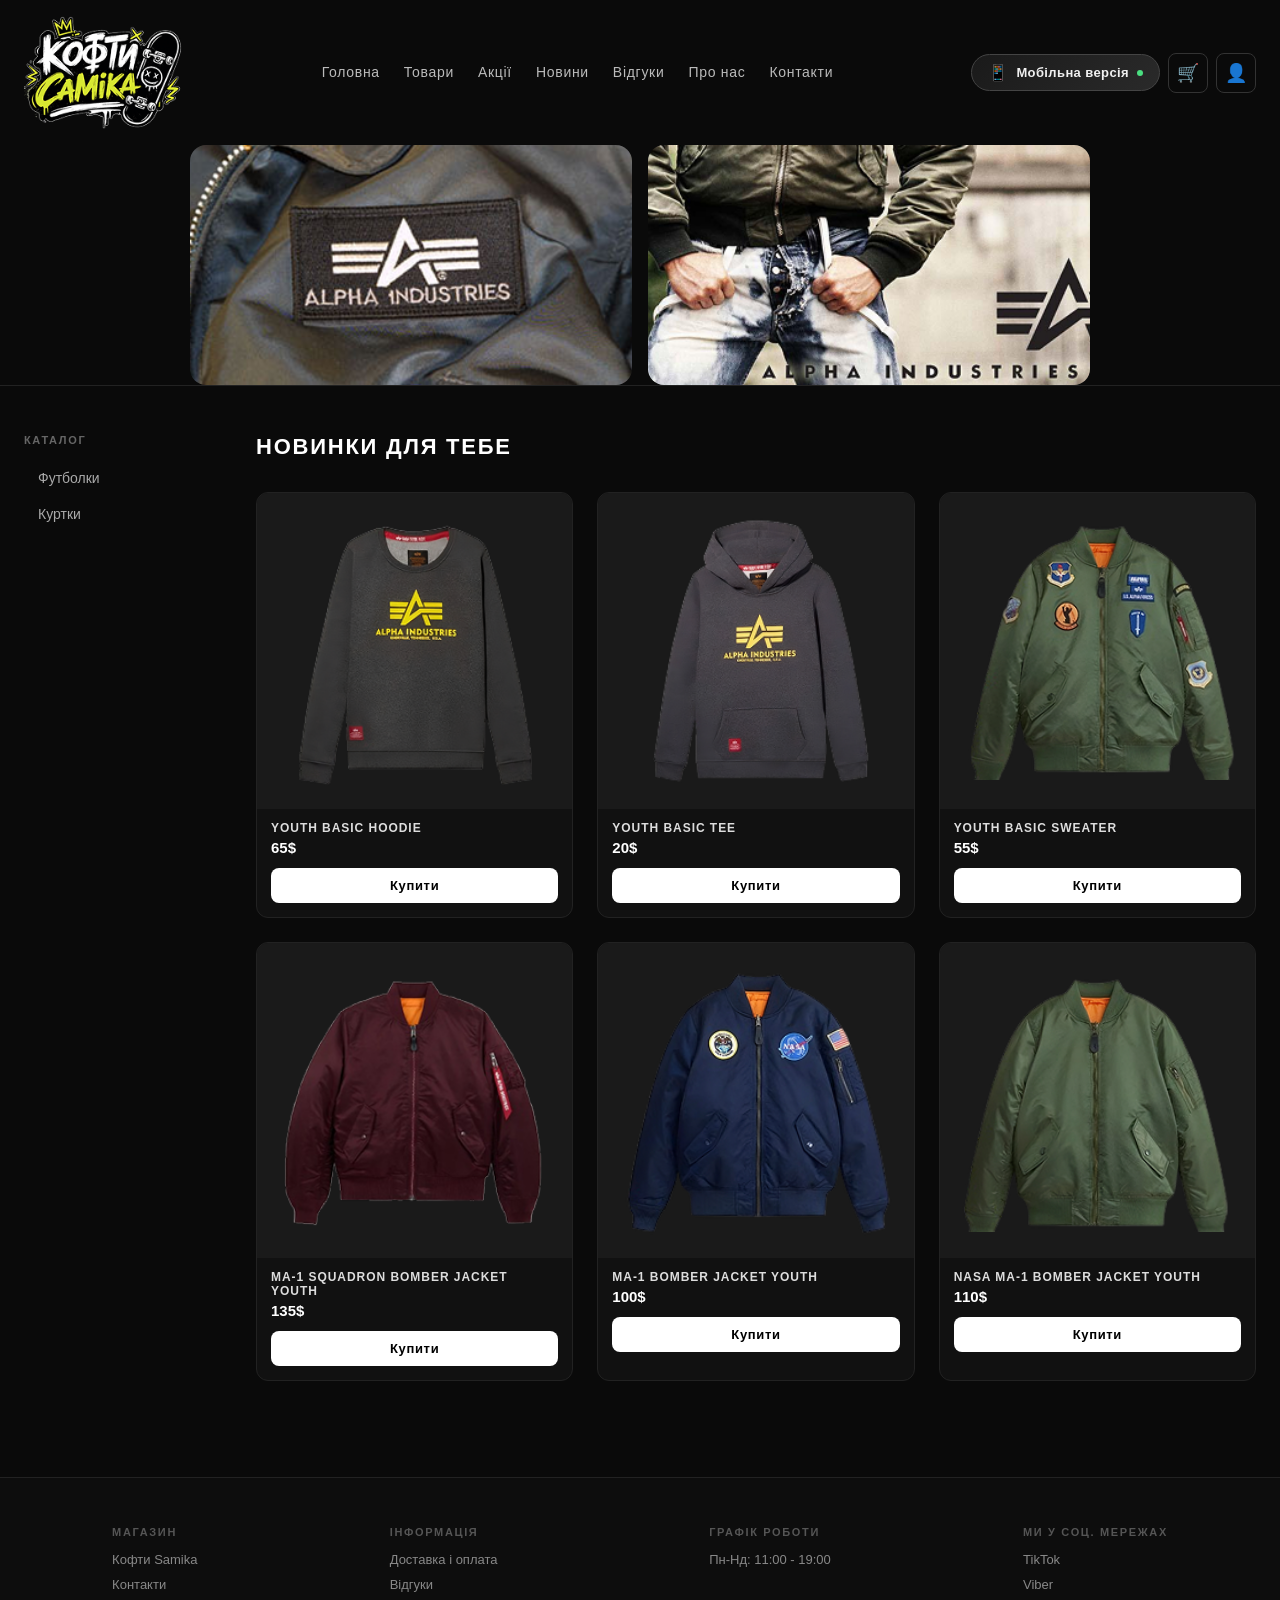
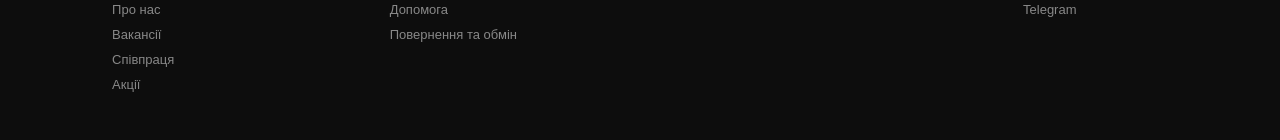
<file: index.html>
<!DOCTYPE html>
<html lang="uk">
<head>
    <meta charset="UTF-8">
    <meta http-equiv="X-UA-Compatible" content="IE=edge">
    <meta name="viewport" content="width=device-width, initial-scale=1.0">
    <link rel="stylesheet" href="css/styles.css">
    <title>Кофти Samika</title>
</head>
<body>

    <!-- Анімація переходу між сторінками -->
    <div class="page-transition-overlay" id="transitionOverlay"></div>

    <!-- Оверлей для мобільного меню -->
    <div class="drawer-overlay" id="drawerOverlay" onclick="closeDrawer()"></div>

    <!-- Мобільний бічний дровер -->
    <nav class="mobile-nav-drawer" id="mobileDrawer">
        <button class="drawer-close" onclick="closeDrawer()">✕</button>
        <a href="#home" onclick="closeDrawer()">Головна</a>
        <a href="#products" onclick="closeDrawer()">Товари</a>
        <a href="#sale" onclick="closeDrawer()">Акції</a>
        <a href="#news" onclick="closeDrawer()">Новини</a>
        <a href="#reviews" onclick="closeDrawer()">Відгуки</a>
        <a href="#about" onclick="closeDrawer()">Про нас</a>
        <a href="#contact" onclick="closeDrawer()">Контакти</a>
    </nav>

    <header class="site-header">
        <div class="container header-top">
            <div class="brand">
                <a href="index.html">
                    <img src="images/ChatGPT Image 5 трав. 2026 р., 14_08_14 1.png" alt="Кофти Samika" class="brand-logo" style="width: 160px; height: auto;">
                </a>
            </div>

            <nav class="main-nav desktop-only">
                <a href="#home">Головна</a>
                <a href="#products">Товари</a>
                <a href="#sale">Акції</a>
                <a href="#news">Новини</a>
                <a href="#reviews">Відгуки</a>
                <a href="#about">Про нас</a>
                <a href="#contact">Контакти</a>
            </nav>

            <div class="header-actions">
                <!-- Кнопка мобільної версії — тільки на десктопі -->
                <a href="mobile.html" class="mobile-app-btn desktop-only" id="mobileBtn" onclick="goMobile(event, 'mobile.html')">
                    <span class="btn-icon">📱</span>
                    <span>Мобільна версія</span>
                    <span class="btn-dot"></span>
                </a>

                <button class="icon-button">🛒</button>
                <button class="icon-button">👤</button>

                <!-- Бургер — тільки на мобільному -->
                <button class="burger-btn mobile-only" id="burgerBtn" onclick="toggleDrawer()">
                    <span></span>
                    <span></span>
                    <span></span>
                </button>
            </div>
        </div>

        <section class="hero" id="home">
            <div class="hero-images">
                <div class="hero-image">
                    <img src="images/unnamed 1.png" alt="Бомбер 1">
                </div>
                <div class="hero-image">
                    <img src="images/4 1.png" alt="Бомбер 2">
                </div>
            </div>
        </section>
    </header>

    <main class="container">
        <section class="catalog" id="products">
            <aside class="sidebar">
                <h3>Каталог</h3>
                <ul>
                    <li><a href="futbolki.html" class="sidebar-link">Футболки</a></li>
                    <li><a href="Asistt.html" class="sidebar-link">Куртки</a></li>
                </ul>
            </aside>

            <div class="products-section">
                <h2 class="section-title">Новинки для тебе</h2>
                <div class="products-grid">
                    <article class="product-card">
                        <div class="product-image">
                            <img src="images/upscalemedia-transformed (2) 1.png" alt="YOUTH BASIC HOODIE">
                        </div>
                        <h4>YOUTH BASIC HOODIE</h4>
                        <p class="price">65$</p>
                        <button class="buy-button">Купити</button>
                    </article>

                    <article class="product-card">
                        <div class="product-image">
                            <img src="images/upscalemedia-transformed (1) 1.png" alt="YOUTH BASIC TEE">
                        </div>
                        <h4>YOUTH BASIC TEE</h4>
                        <p class="price">20$</p>
                        <button class="buy-button">Купити</button>
                    </article>

                    <article class="product-card">
                        <div class="product-image">
                            <img src="images/upscalemedia-transformed (3) 1.png" alt="YOUTH BASIC SWEATER">
                        </div>
                        <h4>YOUTH BASIC SWEATER</h4>
                        <p class="price">55$</p>
                        <button class="buy-button">Купити</button>
                    </article>

                    <article class="product-card">
                        <div class="product-image">
                            <img src="images/ma-1-bomber-jacket-slim-fit-outerwear-cedar-red-xs-258670_1500x1500-removebg-preview 1.png" alt="MA-1 SQUADRON">
                        </div>
                        <h4>MA-1 SQUADRON BOMBER JACKET YOUTH</h4>
                        <p class="price">135$</p>
                        <button class="buy-button">Купити</button>
                    </article>

                    <article class="product-card">
                        <div class="product-image">
                            <img src="images/upscalemedia-transformed (5) 1.png" alt="MA-1 BOMBER JACKET">
                        </div>
                        <h4>MA-1 BOMBER JACKET YOUTH</h4>
                        <p class="price">100$</p>
                        <button class="buy-button">Купити</button>
                    </article>

                    <article class="product-card">
                        <div class="product-image">
                            <img src="images/upscalemedia-transformed (4) 1.png" alt="NASA MA-1">
                        </div>
                        <h4>NASA MA-1 BOMBER JACKET YOUTH</h4>
                        <p class="price">110$</p>
                        <button class="buy-button">Купити</button>
                    </article>
                </div>
            </div>
        </section>
    </main>

    <footer class="site-footer" id="contact">
        <div class="footer-column">
            <h3>Магазин</h3>
            <p>Кофти Samika</p>
            <a href="#">Контакти</a>
            <a href="#">Про нас</a>
            <a href="#">Вакансії</a>
            <a href="#">Співпраця</a>
            <a href="#">Акції</a>
        </div>
        <div class="footer-column">
            <h3>Інформація</h3>
            <a href="#">Доставка і оплата</a>
            <a href="#">Відгуки</a>
            <a href="#">Допомога</a>
            <a href="#">Повернення та обмін</a>
        </div>
        <div class="footer-column">
            <h3>Графік роботи</h3>
            <p>Пн-Нд: 11:00 - 19:00</p>
        </div>
        <div class="footer-column">
            <h3>Ми у соц. мережах</h3>
            <a href="#">TikTok</a>
            <a href="#">Viber</a>
            <a href="#">Telegram</a>
        </div>
    </footer>

    <script>
        // ===== PAGE TRANSITION =====
        function goMobile(e, url) {
            e.preventDefault();
            const overlay = document.getElementById('transitionOverlay');
            overlay.classList.add('active');
            setTimeout(() => { window.location.href = url; }, 450);
        }

        // Анімація появи після переходу
        window.addEventListener('load', () => {
            const overlay = document.getElementById('transitionOverlay');
            overlay.style.opacity = '1';
            overlay.style.pointerEvents = 'all';
            setTimeout(() => {
                overlay.style.transition = 'opacity 0.5s ease';
                overlay.style.opacity = '0';
                overlay.style.pointerEvents = 'none';
            }, 50);
        });

        // ===== BURGER / DRAWER =====
        function toggleDrawer() {
            const drawer = document.getElementById('mobileDrawer');
            const overlay = document.getElementById('drawerOverlay');
            const btn = document.getElementById('burgerBtn');
            drawer.classList.toggle('open');
            overlay.classList.toggle('open');
            btn.classList.toggle('open');
        }

        function closeDrawer() {
            const drawer = document.getElementById('mobileDrawer');
            const overlay = document.getElementById('drawerOverlay');
            const btn = document.getElementById('burgerBtn');
            drawer.classList.remove('open');
            overlay.classList.remove('open');
            btn.classList.remove('open');
        }
    </script>
</body>
</html>
</file>
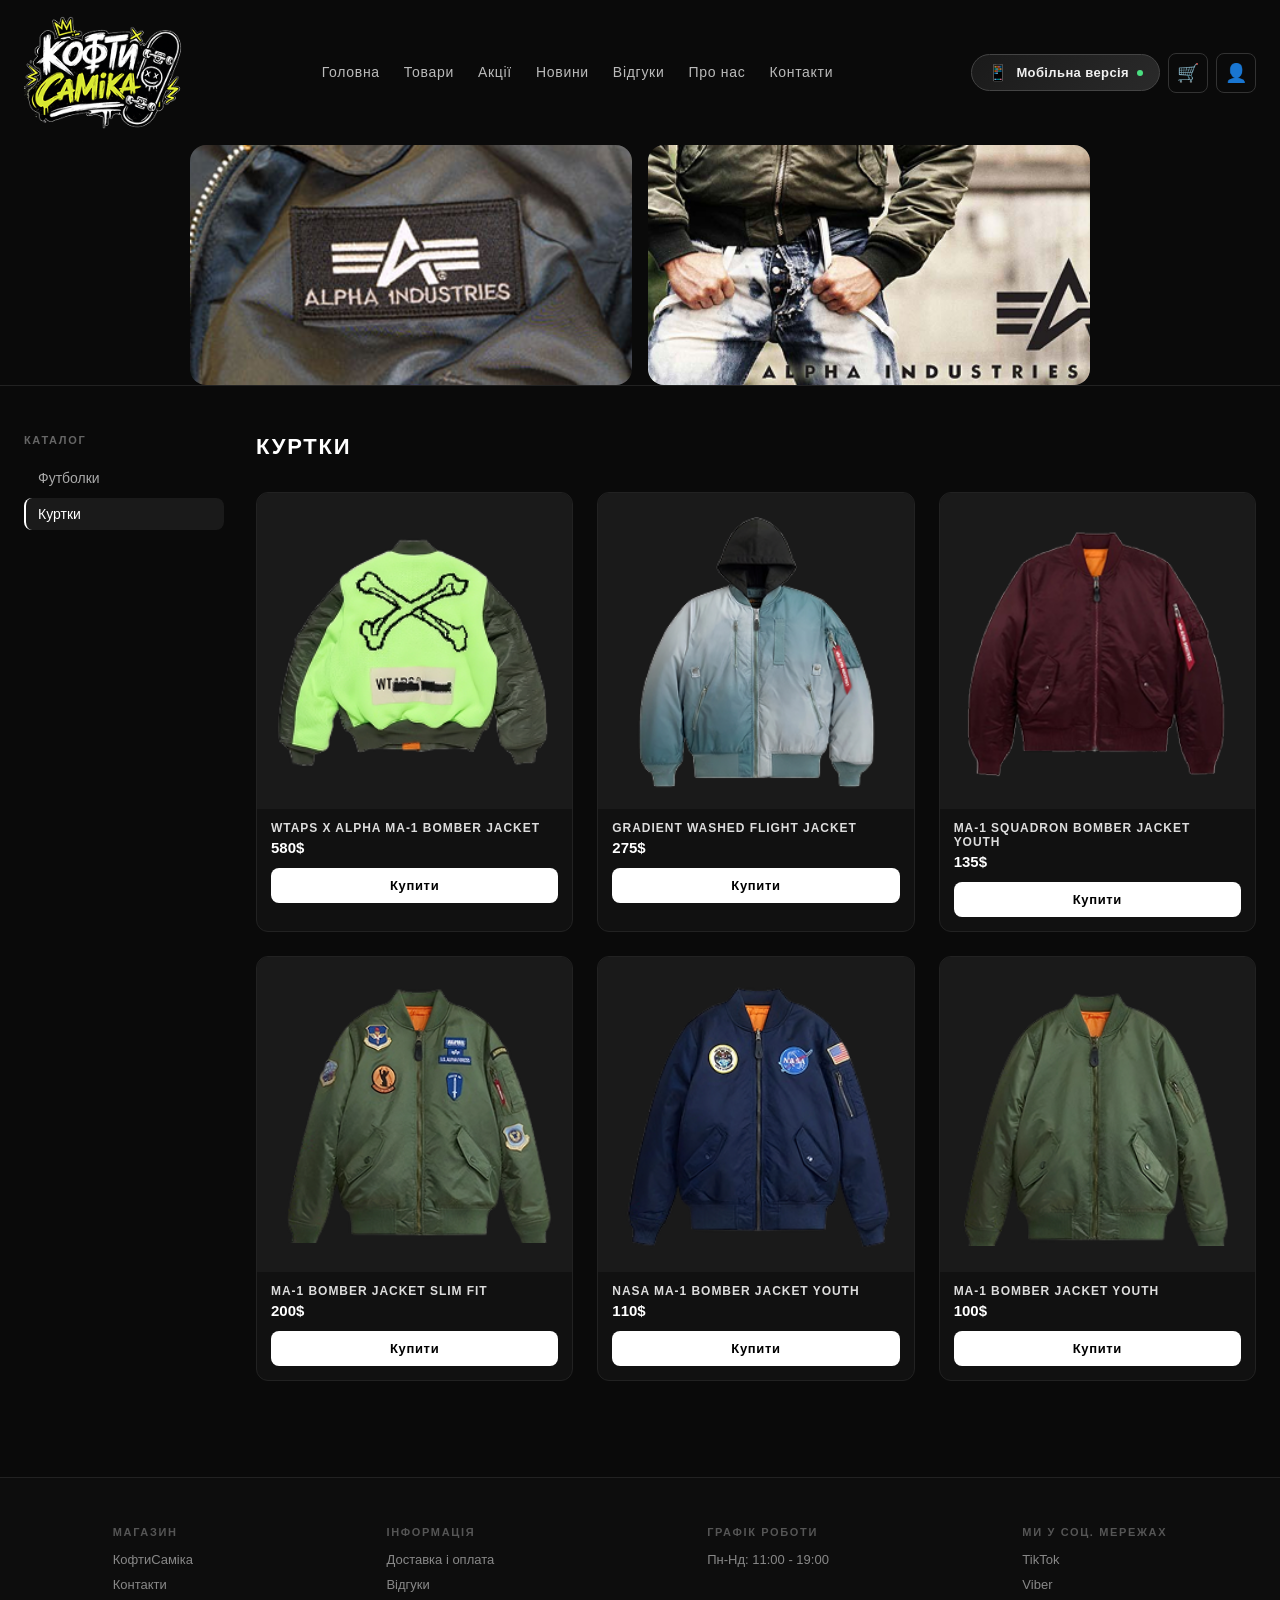
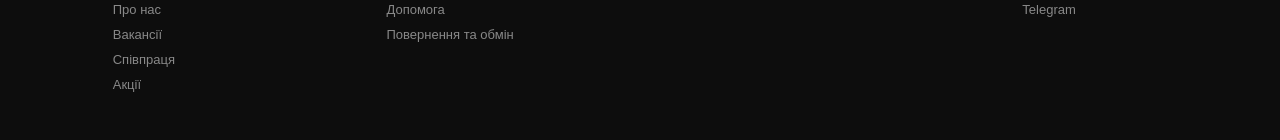
<file: Asistt.html>
﻿<!DOCTYPE html>
<html lang="uk">
<head>
    <meta charset="UTF-8">
    <meta http-equiv="X-UA-Compatible" content="IE=edge">
    <meta name="viewport" content="width=device-width, initial-scale=1.0">
    <link rel="stylesheet" href="css/styles.css">
    <title>Куртки | Кофти Samika</title>
</head>
<body>
    <div class="page-transition-overlay" id="transitionOverlay"></div>
    <div class="drawer-overlay" id="drawerOverlay" onclick="closeDrawer()"></div>
    <nav class="mobile-nav-drawer" id="mobileDrawer">
        <button class="drawer-close" onclick="closeDrawer()">✕</button>
        <a href="index.html" onclick="closeDrawer()">Головна</a>
        <a href="futbolki.html" onclick="closeDrawer()">Футболки</a>
        <a href="Asistt.html" onclick="closeDrawer()">Куртки</a>
        <a href="index.html#contact" onclick="closeDrawer()">Контакти</a>
    </nav>
    <header class="site-header">
        <div class="container header-top">
            <div class="brand">
                <a href="index.html">
                    <img src="images/ChatGPT Image 5 трав. 2026 р., 14_08_14 1.png" alt="Кофти Samika" class="brand-logo" style="width: 160px; height: auto;">
                </a>
            </div>
            <nav class="main-nav">
                <a href="index.html#home">Головна</a>
                <a href="index.html#products">Товари</a>
                <a href="index.html#sale">Акції</a>
                <a href="index.html#news">Новини</a>
                <a href="index.html#reviews">Відгуки</a>
                <a href="index.html#about">Про нас</a>
                <a href="index.html#contact">Контакти</a>
            </nav>
            <div class="header-actions">
                <a href="mobile.html" class="mobile-app-btn desktop-only" onclick="goMobile(event, 'mobile.html')">
                    <span class="btn-icon">📱</span>
                    <span>Мобільна версія</span>
                    <span class="btn-dot"></span>
                </a>
                <button class="icon-button">🛒</button>
                <button class="icon-button">👤</button>
                <button class="burger-btn mobile-only" id="burgerBtn" onclick="toggleDrawer()">
                    <span></span><span></span><span></span>
                </button>
            </div>
        </div>
        <section class="hero" id="home">
            <div class="hero-images">
                <div class="hero-image">
                    <img src="images/unnamed 1.png" alt="Куртка 1">
                </div>
                <div class="hero-image">
                    <img src="images/4 1.png" alt="Куртка 2">
                </div>
            </div>
        </section>
    </header>

    <main class="container">
        <section class="catalog" id="products">
            <aside class="sidebar">
                <h3>Каталог</h3>
                <ul>
                    <li><a href="futbolki.html" class="sidebar-link">Футболки</a></li>
                    <li><a href="Asistt.html" class="sidebar-link active-link">Куртки</a></li>
                </ul>
            </aside>

            <div class="products-section">
                <h2 class="section-title">Куртки</h2>
                <div class="products-grid">
                    <article class="product-card">
                        <div class="product-image">
                            <img src="images/upscalemedia-transformed (6) 1.png" alt="WTAPS X ALPHA MA-1 BOMBER JACKET">
                        </div>
                        <h4>WTAPS X ALPHA MA-1 BOMBER JACKET</h4>
                        <p class="price">580$</p>
                        <button class="buy-button">Купити</button>
                    </article>

                    <article class="product-card">
                        <div class="product-image">
                            <img src="images/upscalemedia-transformed (7) 1.png" alt="GRADIENT WASHED FLIGHT JACKET">
                        </div>
                        <h4>GRADIENT WASHED FLIGHT JACKET</h4>
                        <p class="price">275$</p>
                        <button class="buy-button">Купити</button>
                    </article>

                    <article class="product-card">
                        <div class="product-image">
                            <img src="images/ma-1-bomber-jacket-slim-fit-outerwear-cedar-red-xs-258670_1500x1500-removebg-preview 1.png" alt="MA-1 SQUADRON BOMBER JACKET YOUTH">
                        </div>
                        <h4>MA-1 SQUADRON BOMBER JACKET YOUTH</h4>
                        <p class="price">135$</p>
                        <button class="buy-button">Купити</button>
                    </article>

                    <article class="product-card">
                        <div class="product-image">
                            <img src="images/upscalemedia-transformed (3) 1 (3).png" alt="MA-1 BOMBER JACKET SLIM FIT">
                        </div>
                        <h4>MA-1 BOMBER JACKET SLIM FIT</h4>
                        <p class="price">200$</p>
                        <button class="buy-button">Купити</button>
                    </article>

                    <article class="product-card">
                        <div class="product-image">
                            <img src="images/upscalemedia-transformed (5) 1.png" alt="NASA MA-1 BOMBER JACKET YOUTH">
                        </div>
                        <h4>NASA MA-1 BOMBER JACKET YOUTH</h4>
                        <p class="price">110$</p>
                        <button class="buy-button">Купити</button>
                    </article>

                    <article class="product-card">
                        <div class="product-image">
                            <img src="images/upscalemedia-transformed (4) 1.png" alt="MA-1 BOMBER JACKET YOUTH">
                        </div>
                        <h4>MA-1 BOMBER JACKET YOUTH</h4>
                        <p class="price">100$</p>
                        <button class="buy-button">Купити</button>
                    </article>
                </div>
            </div>
        </section>
    </main>

    <footer class="site-footer" id="contact">
        <div class="footer-column">
            <h3>Магазин</h3>
            <p>КофтиСаміка</p>
            <a href="#">Контакти</a>
            <a href="#">Про нас</a>
            <a href="#">Вакансії</a>
            <a href="#">Співпраця</a>
            <a href="#">Акції</a>
        </div>
        <div class="footer-column">
            <h3>Інформація</h3>
            <a href="#">Доставка і оплата</a>
            <a href="#">Відгуки</a>
            <a href="#">Допомога</a>
            <a href="#">Повернення та обмін</a>
        </div>
        <div class="footer-column">
            <h3>Графік роботи</h3>
            <p>Пн-Нд: 11:00 - 19:00</p>
        </div>
        <div class="footer-column">
            <h3>Ми у соц. мережах</h3>
            <a href="#">TikTok</a>
            <a href="#">Viber</a>
            <a href="#">Telegram</a>
        </div>
    </footer>
</body>
<script>
    function goMobile(e, url) {
        e.preventDefault();
        const overlay = document.getElementById('transitionOverlay');
        overlay.classList.add('active');
        setTimeout(() => { window.location.href = url; }, 450);
    }
    window.addEventListener('load', () => {
        const overlay = document.getElementById('transitionOverlay');
        overlay.style.opacity = '1';
        overlay.style.pointerEvents = 'all';
        setTimeout(() => {
            overlay.style.transition = 'opacity 0.5s ease';
            overlay.style.opacity = '0';
            overlay.style.pointerEvents = 'none';
        }, 50);
    });
    function toggleDrawer() {
        document.getElementById('mobileDrawer').classList.toggle('open');
        document.getElementById('drawerOverlay').classList.toggle('open');
        document.getElementById('burgerBtn').classList.toggle('open');
    }
    function closeDrawer() {
        document.getElementById('mobileDrawer').classList.remove('open');
        document.getElementById('drawerOverlay').classList.remove('open');
        document.getElementById('burgerBtn').classList.remove('open');
    }
</script>
</html>
</file>
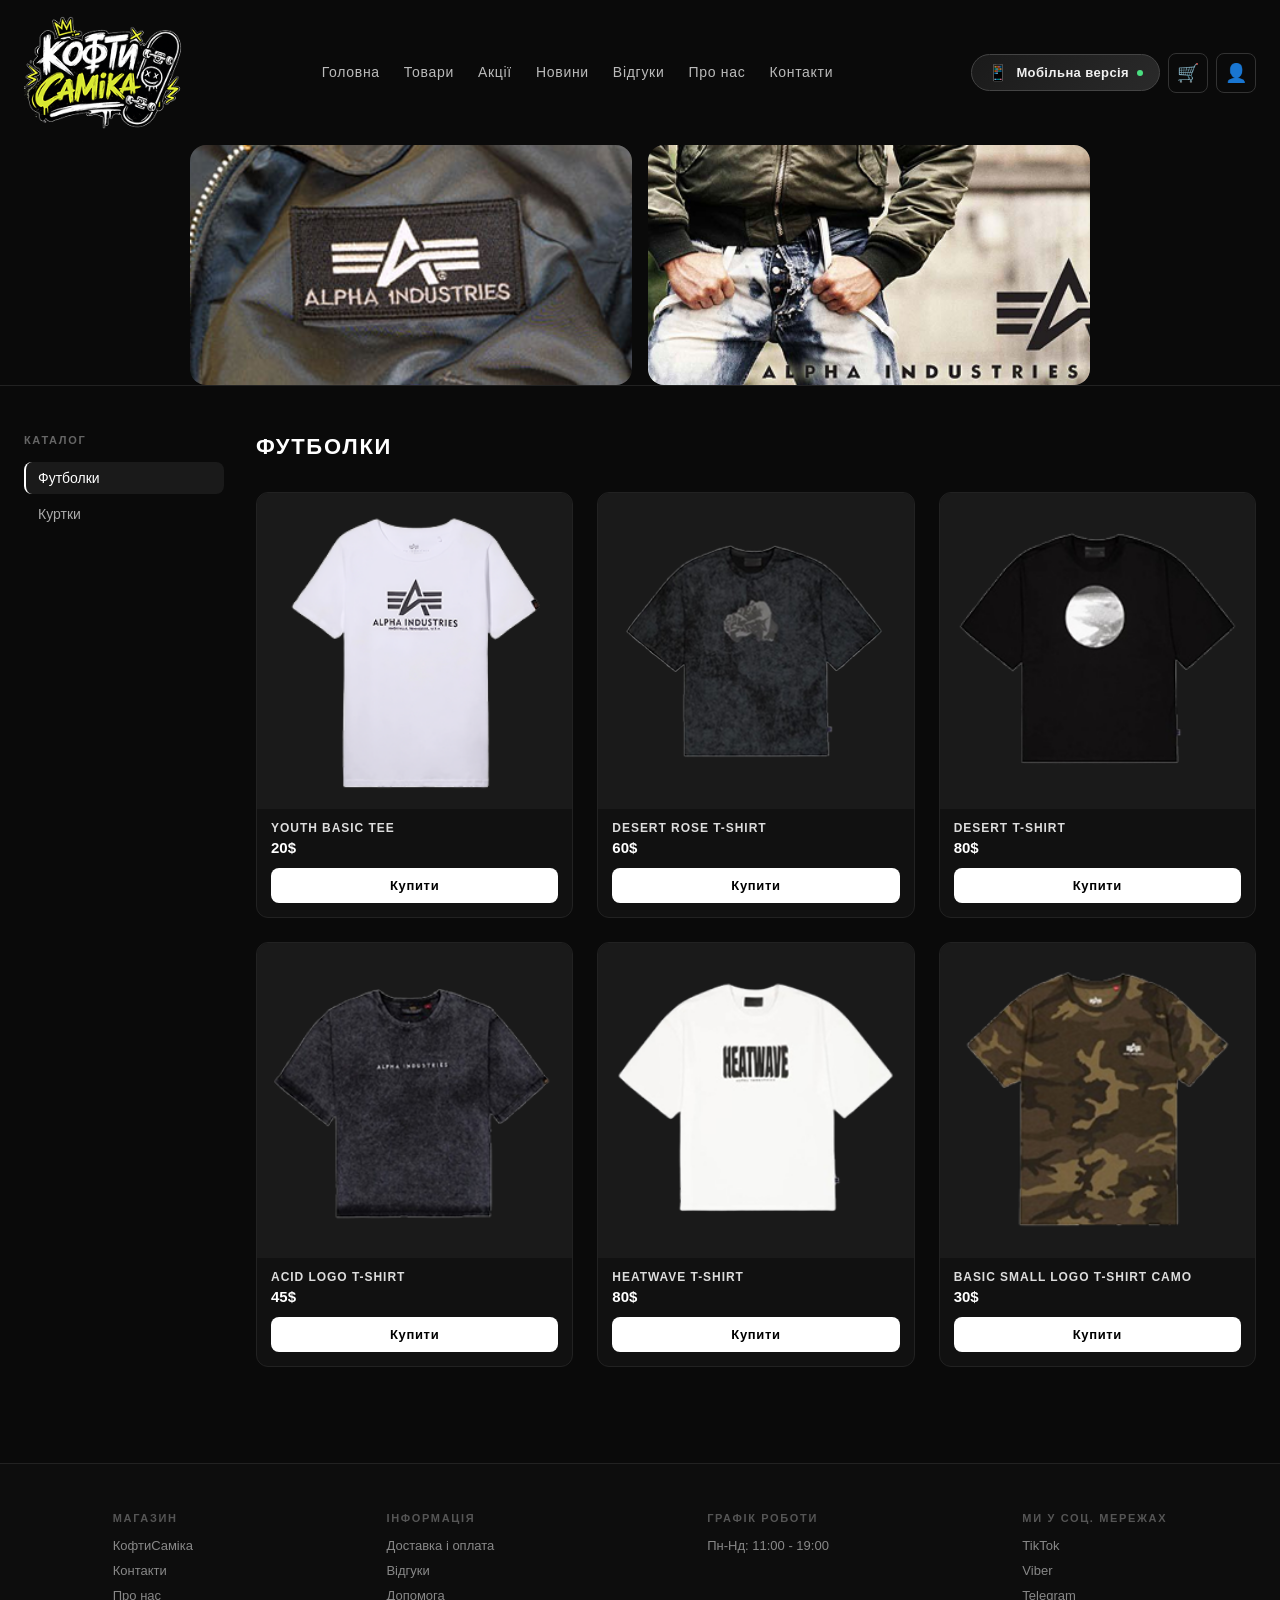
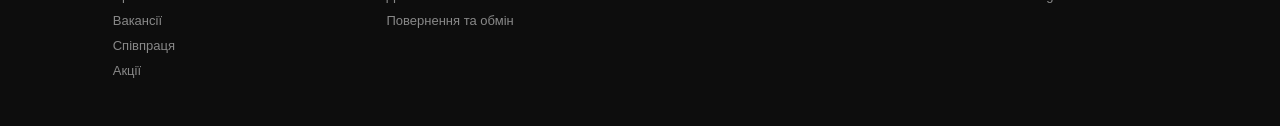
<file: futbolki.html>
<!DOCTYPE html>
<html lang="uk">
<head>
    <meta charset="UTF-8">
    <meta http-equiv="X-UA-Compatible" content="IE=edge">
    <meta name="viewport" content="width=device-width, initial-scale=1.0">
    <link rel="stylesheet" href="css/styles.css">
    <title>Футболки | Кофти Samika</title>
</head>
<body>
    <div class="page-transition-overlay" id="transitionOverlay"></div>
    <div class="drawer-overlay" id="drawerOverlay" onclick="closeDrawer()"></div>
    <nav class="mobile-nav-drawer" id="mobileDrawer">
        <button class="drawer-close" onclick="closeDrawer()">✕</button>
        <a href="index.html" onclick="closeDrawer()">Головна</a>
        <a href="futbolki.html" onclick="closeDrawer()">Футболки</a>
        <a href="Asistt.html" onclick="closeDrawer()">Куртки</a>
        <a href="index.html#contact" onclick="closeDrawer()">Контакти</a>
    </nav>
    <header class="site-header">
        <div class="container header-top">
            <div class="brand">
                <a href="index.html">
                    <img src="images/ChatGPT Image 5 трав. 2026 р., 14_08_14 1.png" alt="Кофти Samika" class="brand-logo" style="width: 160px; height: auto;">
                </a>
            </div>
            <nav class="main-nav">
                <a href="index.html#home">Головна</a>
                <a href="index.html#products">Товари</a>
                <a href="index.html#sale">Акції</a>
                <a href="index.html#news">Новини</a>
                <a href="index.html#reviews">Відгуки</a>
                <a href="index.html#about">Про нас</a>
                <a href="index.html#contact">Контакти</a>
            </nav>
            <div class="header-actions">
                <!-- Кнопка мобільної версії -->
                <a href="mobile.html" class="mobile-app-btn desktop-only" onclick="goMobile(event, 'mobile.html')">
                    <span class="btn-icon">📱</span>
                    <span>Мобільна версія</span>
                    <span class="btn-dot"></span>
                </a>

                <button class="icon-button">🛒</button>
                <button class="icon-button">👤</button>

                <button class="burger-btn mobile-only" id="burgerBtn" onclick="toggleDrawer()">
                    <span></span><span></span><span></span>
                </button>
            </div>
        </div>
        <section class="hero" id="home">
            <div class="hero-images">
                <div class="hero-image">
                    <img src="images/unnamed 1.png" alt="Футболка 1">
                </div>
                <div class="hero-image">
                    <img src="images/4 1.png" alt="Футболка 2">
                </div>
            </div>
        </section>
    </header>

    <main class="container">
        <section class="catalog" id="products">
            <aside class="sidebar">
                <h3>Каталог</h3>
                <ul>
                    <li><a href="futbolki.html" class="sidebar-link active-link">Футболки</a></li>
                    <li><a href="Asistt.html" class="sidebar-link">Куртки</a></li>
                </ul>
            </aside>

            <div class="products-section">
                <h2 class="section-title">Футболки</h2>
                <div class="products-grid">
                    <article class="product-card">
                        <div class="product-image">
                            <img src="images/upscalemedia-transformed 1.png" alt="YOUTH BASIC TEE">
                        </div>
                        <h4>YOUTH BASIC TEE</h4>
                        <p class="price">20$</p>
                        <button class="buy-button">Купити</button>
                    </article>

                    <article class="product-card">
                        <div class="product-image">
                            <img src="images/desert-rose-t-shirt-t-shirt-black-xs-252405_1500x1500-removebg-preview 1.png" alt="DESERT ROSE T-SHIRT">
                        </div>
                        <h4>DESERT ROSE T-SHIRT</h4>
                        <p class="price">60$</p>
                        <button class="buy-button">Купити</button>
                    </article>

                    <article class="product-card">
                        <div class="product-image">
                            <img src="images/desert-t-shirt-t-shirt-black-xs-381358_1500x1500-removebg-preview 1 (1).png" alt="DESERT T-SHIRT">
                        </div>
                        <h4>DESERT T-SHIRT</h4>
                        <p class="price">80$</p>
                        <button class="buy-button">Купити</button>
                    </article>

                    <article class="product-card">
                        <div class="product-image">
                            <img src="images/acid-logo-t-shirt-t-shirt-black-xs-512725_1500x1500-removebg-preview 1.png" alt="ACID LOGO T-SHIRT">
                        </div>
                        <h4>ACID LOGO T-SHIRT</h4>
                        <p class="price">45$</p>
                        <button class="buy-button">Купити</button>
                    </article>

                    <article class="product-card">
                        <div class="product-image">
                            <img src="images/heatwave-t-shirt-t-shirt-white-xs-333242_1500x1500-removebg-preview 1.png" alt="HEATWAVE T-SHIRT">
                        </div>
                        <h4>HEATWAVE T-SHIRT</h4>
                        <p class="price">80$</p>
                        <button class="buy-button">Купити</button>
                    </article>

                    <article class="product-card">
                        <div class="product-image">
                            <img src="images/basic-small-logo-t-shirt-camo-t-shirt-olive-camo-xs-611050_1500x1500-removebg-preview 1.png" alt="BASIC SMALL LOGO T-SHIRT CAMO">
                        </div>
                        <h4>BASIC SMALL LOGO T-SHIRT CAMO</h4>
                        <p class="price">30$</p>
                        <button class="buy-button">Купити</button>
                    </article>
                </div>
            </div>
        </section>
    </main>

    <footer class="site-footer" id="contact">
        <div class="footer-column">
            <h3>Магазин</h3>
            <p>КофтиСаміка</p>
            <a href="#">Контакти</a>
            <a href="#">Про нас</a>
            <a href="#">Вакансії</a>
            <a href="#">Співпраця</a>
            <a href="#">Акції</a>
        </div>
        <div class="footer-column">
            <h3>Інформація</h3>
            <a href="#">Доставка і оплата</a>
            <a href="#">Відгуки</a>
            <a href="#">Допомога</a>
            <a href="#">Повернення та обмін</a>
        </div>
        <div class="footer-column">
            <h3>Графік роботи</h3>
            <p>Пн-Нд: 11:00 - 19:00</p>
        </div>
        <div class="footer-column">
            <h3>Ми у соц. мережах</h3>
            <a href="#">TikTok</a>
            <a href="#">Viber</a>
            <a href="#">Telegram</a>
        </div>
    </footer>
</body>
<script>
    function goMobile(e, url) {
        e.preventDefault();
        const overlay = document.getElementById('transitionOverlay');
        overlay.classList.add('active');
        setTimeout(() => { window.location.href = url; }, 450);
    }
    window.addEventListener('load', () => {
        const overlay = document.getElementById('transitionOverlay');
        overlay.style.opacity = '1';
        overlay.style.pointerEvents = 'all';
        setTimeout(() => {
            overlay.style.transition = 'opacity 0.5s ease';
            overlay.style.opacity = '0';
            overlay.style.pointerEvents = 'none';
        }, 50);
    });
    function toggleDrawer() {
        document.getElementById('mobileDrawer').classList.toggle('open');
        document.getElementById('drawerOverlay').classList.toggle('open');
        document.getElementById('burgerBtn').classList.toggle('open');
    }
    function closeDrawer() {
        document.getElementById('mobileDrawer').classList.remove('open');
        document.getElementById('drawerOverlay').classList.remove('open');
        document.getElementById('burgerBtn').classList.remove('open');
    }
</script>
</html>
</file>
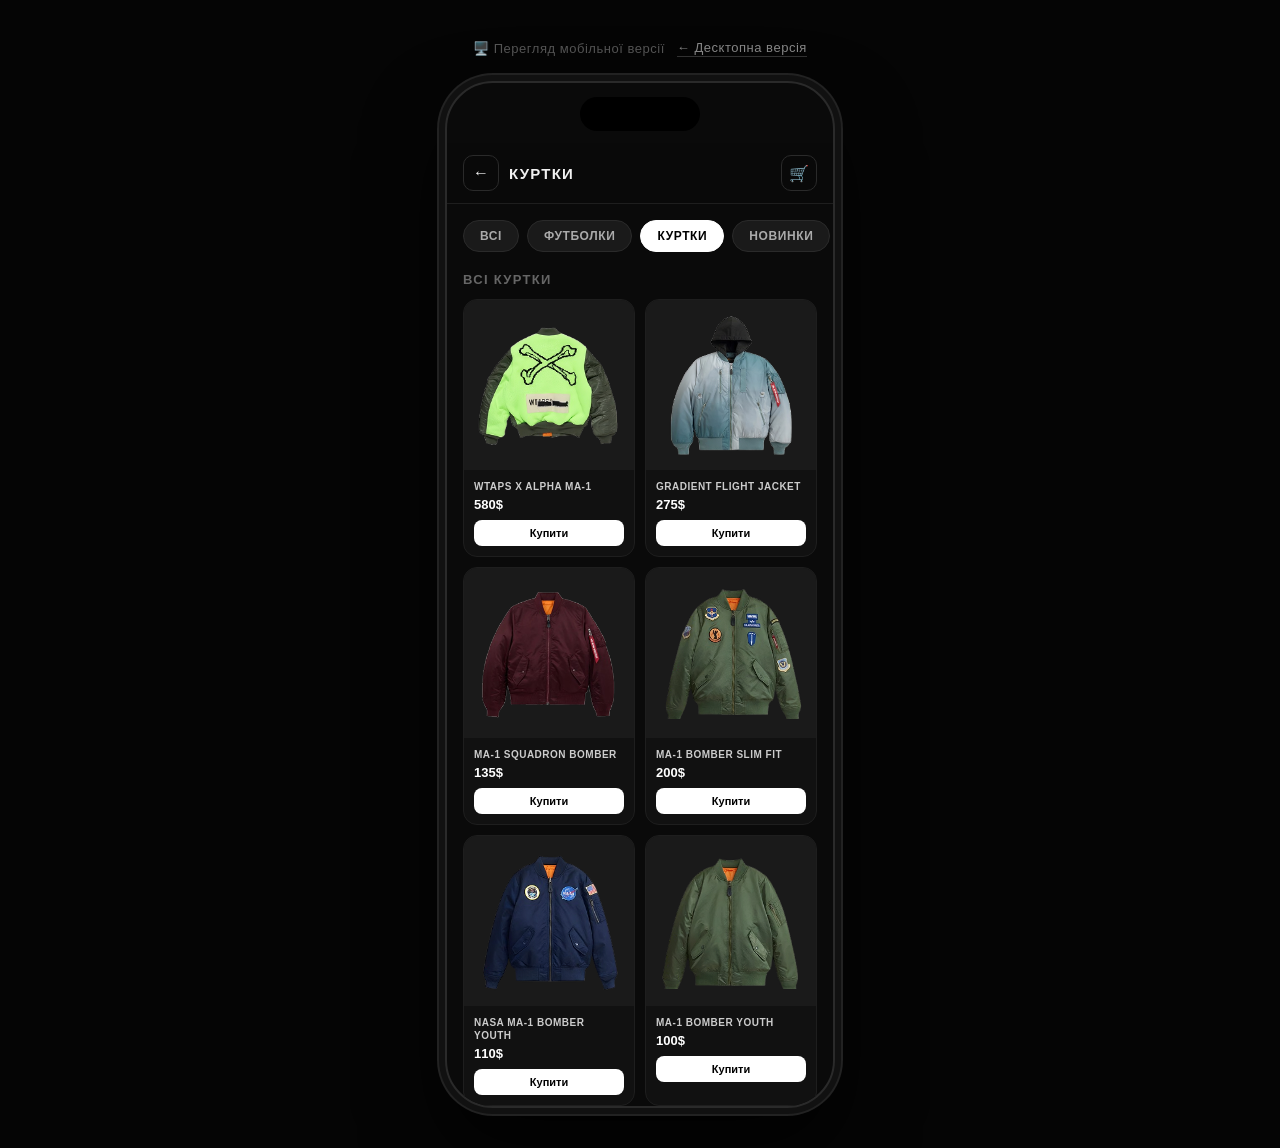
<file: mobile-asistt.html>
<!DOCTYPE html>
<html lang="uk">
<head>
    <meta charset="UTF-8">
    <meta name="viewport" content="width=device-width, initial-scale=1.0, maximum-scale=1.0">
    <title>Куртки — Samika Mobile</title>
    <style>
        *, *::before, *::after { box-sizing: border-box; margin: 0; padding: 0; }
        html { scroll-behavior: smooth; }
        body {
            font-family: 'Segoe UI', Arial, sans-serif;
            background: #0a0a0a;
            color: #f0f0f0;
            min-height: 100vh;
            overflow-x: hidden;
        }
        a { text-decoration: none; color: inherit; }

        .overlay {
            position: fixed;
            inset: 0;
            background: #0a0a0a;
            z-index: 9999;
            pointer-events: none;
            opacity: 1;
            transition: opacity 0.55s cubic-bezier(.4,0,.2,1);
        }
        .overlay.hidden { opacity: 0; }

        @media (min-width: 600px) {
            body {
                display: flex;
                flex-direction: column;
                align-items: center;
                background: #050505;
                padding: 40px 20px;
            }
            .desktop-hint {
                display: flex;
                align-items: center;
                gap: 12px;
                font-size: 13px;
                color: #555;
                margin-bottom: 24px;
                letter-spacing: 0.04em;
            }
            .desktop-hint a {
                color: #888;
                border-bottom: 1px solid #333;
                padding-bottom: 1px;
                transition: color 0.2s;
            }
            .desktop-hint a:hover { color: #fff; }
            .phone-frame {
                width: 390px;
                min-height: 844px;
                background: #0a0a0a;
                border-radius: 48px;
                border: 2px solid #2a2a2a;
                box-shadow:
                    0 0 0 6px #111,
                    0 0 0 8px #222,
                    0 40px 80px rgba(0,0,0,0.8);
                overflow: hidden;
                position: relative;
            }
            .phone-frame::before {
                content: '';
                position: absolute;
                top: 14px;
                left: 50%;
                transform: translateX(-50%);
                width: 120px;
                height: 34px;
                background: #000;
                border-radius: 20px;
                z-index: 50;
            }
            .phone-frame::after {
                content: '';
                position: absolute;
                top: 120px;
                left: -4px;
                width: 4px;
                height: 60px;
                background: #222;
                border-radius: 2px 0 0 2px;
                box-shadow: 0 -72px 0 #222, 0 72px 0 #222;
            }
        }
        @media (max-width: 599px) {
            .desktop-hint { display: none; }
            .phone-frame { width: 100%; min-height: 100vh; }
        }

        .mobile-inner {
            width: 100%;
            padding-top: 60px;
        }
        @media (max-width: 599px) {
            .mobile-inner { padding-top: 0; }
        }

        /* TOP BAR */
        .top-bar {
            position: sticky;
            top: 0;
            background: rgba(10,10,10,0.95);
            backdrop-filter: blur(12px);
            -webkit-backdrop-filter: blur(12px);
            border-bottom: 1px solid #1e1e1e;
            z-index: 10;
            padding: 12px 16px;
            display: flex;
            align-items: center;
            gap: 10px;
        }
        .back-arrow {
            background: none;
            border: 1px solid #2a2a2a;
            color: #f0f0f0;
            font-size: 16px;
            width: 36px;
            height: 36px;
            border-radius: 10px;
            cursor: pointer;
            display: flex;
            align-items: center;
            justify-content: center;
            flex-shrink: 0;
            transition: border-color 0.2s;
        }
        .back-arrow:hover { border-color: #555; }
        .top-bar-title {
            flex: 1;
            font-size: 15px;
            font-weight: 700;
            letter-spacing: 0.08em;
            text-transform: uppercase;
        }
        .top-icon {
            background: none;
            border: 1px solid #2a2a2a;
            color: #f0f0f0;
            font-size: 16px;
            width: 36px;
            height: 36px;
            border-radius: 10px;
            cursor: pointer;
            display: flex;
            align-items: center;
            justify-content: center;
        }

        /* CATEGORY TABS */
        .category-tabs {
            display: flex;
            gap: 8px;
            padding: 16px 16px 0;
            overflow-x: auto;
            scrollbar-width: none;
        }
        .category-tabs::-webkit-scrollbar { display: none; }
        .cat-tab {
            flex-shrink: 0;
            background: #1a1a1a;
            border: 1px solid #2a2a2a;
            color: #aaa;
            font-size: 12px;
            font-weight: 600;
            letter-spacing: 0.05em;
            padding: 8px 16px;
            border-radius: 20px;
            cursor: pointer;
            transition: all 0.2s;
            text-transform: uppercase;
        }
        .cat-tab.active,
        .cat-tab:hover {
            background: #fff;
            color: #000;
            border-color: #fff;
        }

        /* SECTION TITLE */
        .mobile-section-title {
            font-size: 13px;
            font-weight: 700;
            letter-spacing: 0.1em;
            text-transform: uppercase;
            color: #666;
            padding: 20px 16px 12px;
        }

        /* PRODUCT GRID */
        .product-grid {
            display: grid;
            grid-template-columns: 1fr 1fr;
            gap: 10px;
            padding: 0 16px;
        }
        .m-grid-card {
            background: #111;
            border: 1px solid #1e1e1e;
            border-radius: 14px;
            overflow: hidden;
            cursor: pointer;
            transition: border-color 0.2s, transform 0.2s;
        }
        .m-grid-card:active { transform: scale(0.97); }
        .m-grid-card:hover { border-color: #333; }
        .m-grid-img {
            width: 100%;
            aspect-ratio: 1 / 1;
            background: #1a1a1a;
            overflow: hidden;
        }
        .m-grid-img img {
            width: 100%;
            height: 100%;
            object-fit: contain;
            padding: 12px;
        }
        .m-grid-body {
            padding: 10px;
        }
        .m-grid-body h4 {
            font-size: 10px;
            font-weight: 700;
            letter-spacing: 0.05em;
            color: #ccc;
            text-transform: uppercase;
            margin-bottom: 4px;
            line-height: 1.3;
        }
        .m-grid-body .price {
            font-size: 13px;
            font-weight: 700;
            color: #fff;
            display: block;
            margin-bottom: 8px;
        }
        .m-grid-btn {
            width: 100%;
            background: #fff;
            color: #000;
            border: none;
            border-radius: 8px;
            padding: 7px 0;
            font-size: 11px;
            font-weight: 700;
            cursor: pointer;
            transition: background 0.2s;
        }
        .m-grid-btn:active { background: #e0e0e0; }


    </style>
</head>
<body>

    <div class="overlay" id="pageOverlay"></div>

    <div class="desktop-hint">
        <span>🖥️ Перегляд мобільної версії</span>
        <a href="Asistt.html" onclick="goTo(event, 'Asistt.html')">← Десктопна версія</a>
    </div>

    <div class="phone-frame">
        <div class="mobile-inner">

            <!-- TOP BAR -->
            <div class="top-bar">
                <button class="back-arrow" onclick="goTo(event, 'mobile.html')">←</button>
                <span class="top-bar-title">Куртки</span>
                <button class="top-icon">🛒</button>
            </div>

            <!-- CATEGORY TABS -->
            <div class="category-tabs">
                <button class="cat-tab" onclick="goTo(event, 'mobile.html')">Всі</button>
                <button class="cat-tab" onclick="goTo(event, 'mobile-futbolki.html')">Футболки</button>
                <button class="cat-tab active">Куртки</button>
                <button class="cat-tab">Новинки</button>
            </div>

            <div class="mobile-section-title">Всі куртки</div>

            <div class="product-grid">

                <div class="m-grid-card">
                    <div class="m-grid-img">
                        <img src="images/upscalemedia-transformed (6) 1.png" alt="WTAPS MA-1">
                    </div>
                    <div class="m-grid-body">
                        <h4>WTAPS x Alpha MA-1</h4>
                        <span class="price">580$</span>
                        <button class="m-grid-btn">Купити</button>
                    </div>
                </div>

                <div class="m-grid-card">
                    <div class="m-grid-img">
                        <img src="images/upscalemedia-transformed (7) 1.png" alt="GRADIENT FLIGHT">
                    </div>
                    <div class="m-grid-body">
                        <h4>Gradient Flight Jacket</h4>
                        <span class="price">275$</span>
                        <button class="m-grid-btn">Купити</button>
                    </div>
                </div>

                <div class="m-grid-card">
                    <div class="m-grid-img">
                        <img src="images/ma-1-bomber-jacket-slim-fit-outerwear-cedar-red-xs-258670_1500x1500-removebg-preview 1.png" alt="MA-1 SQUADRON">
                    </div>
                    <div class="m-grid-body">
                        <h4>MA-1 Squadron Bomber</h4>
                        <span class="price">135$</span>
                        <button class="m-grid-btn">Купити</button>
                    </div>
                </div>

                <div class="m-grid-card">
                    <div class="m-grid-img">
                        <img src="images/upscalemedia-transformed (3) 1 (3).png" alt="MA-1 SLIM FIT">
                    </div>
                    <div class="m-grid-body">
                        <h4>MA-1 Bomber Slim Fit</h4>
                        <span class="price">200$</span>
                        <button class="m-grid-btn">Купити</button>
                    </div>
                </div>

                <div class="m-grid-card">
                    <div class="m-grid-img">
                        <img src="images/upscalemedia-transformed (5) 1.png" alt="NASA MA-1">
                    </div>
                    <div class="m-grid-body">
                        <h4>NASA MA-1 Bomber Youth</h4>
                        <span class="price">110$</span>
                        <button class="m-grid-btn">Купити</button>
                    </div>
                </div>

                <div class="m-grid-card">
                    <div class="m-grid-img">
                        <img src="images/upscalemedia-transformed (4) 1.png" alt="MA-1 BOMBER YOUTH">
                    </div>
                    <div class="m-grid-body">
                        <h4>MA-1 Bomber Youth</h4>
                        <span class="price">100$</span>
                        <button class="m-grid-btn">Купити</button>
                    </div>
                </div>

            </div>



        </div>
    </div>

    <script>
        window.addEventListener('load', () => {
            const overlay = document.getElementById('pageOverlay');
            requestAnimationFrame(() => {
                overlay.classList.add('hidden');
                setTimeout(() => { overlay.style.display = 'none'; }, 600);
            });
        });

        function goTo(e, url) {
            if (e) e.preventDefault();
            const overlay = document.getElementById('pageOverlay');
            overlay.style.display = 'block';
            overlay.style.opacity = '0';
            overlay.classList.remove('hidden');
            requestAnimationFrame(() => {
                overlay.style.transition = 'opacity 0.4s ease';
                overlay.style.opacity = '1';
            });
            setTimeout(() => { window.location.href = url; }, 450);
        }


    </script>
</body>
</html>
</file>
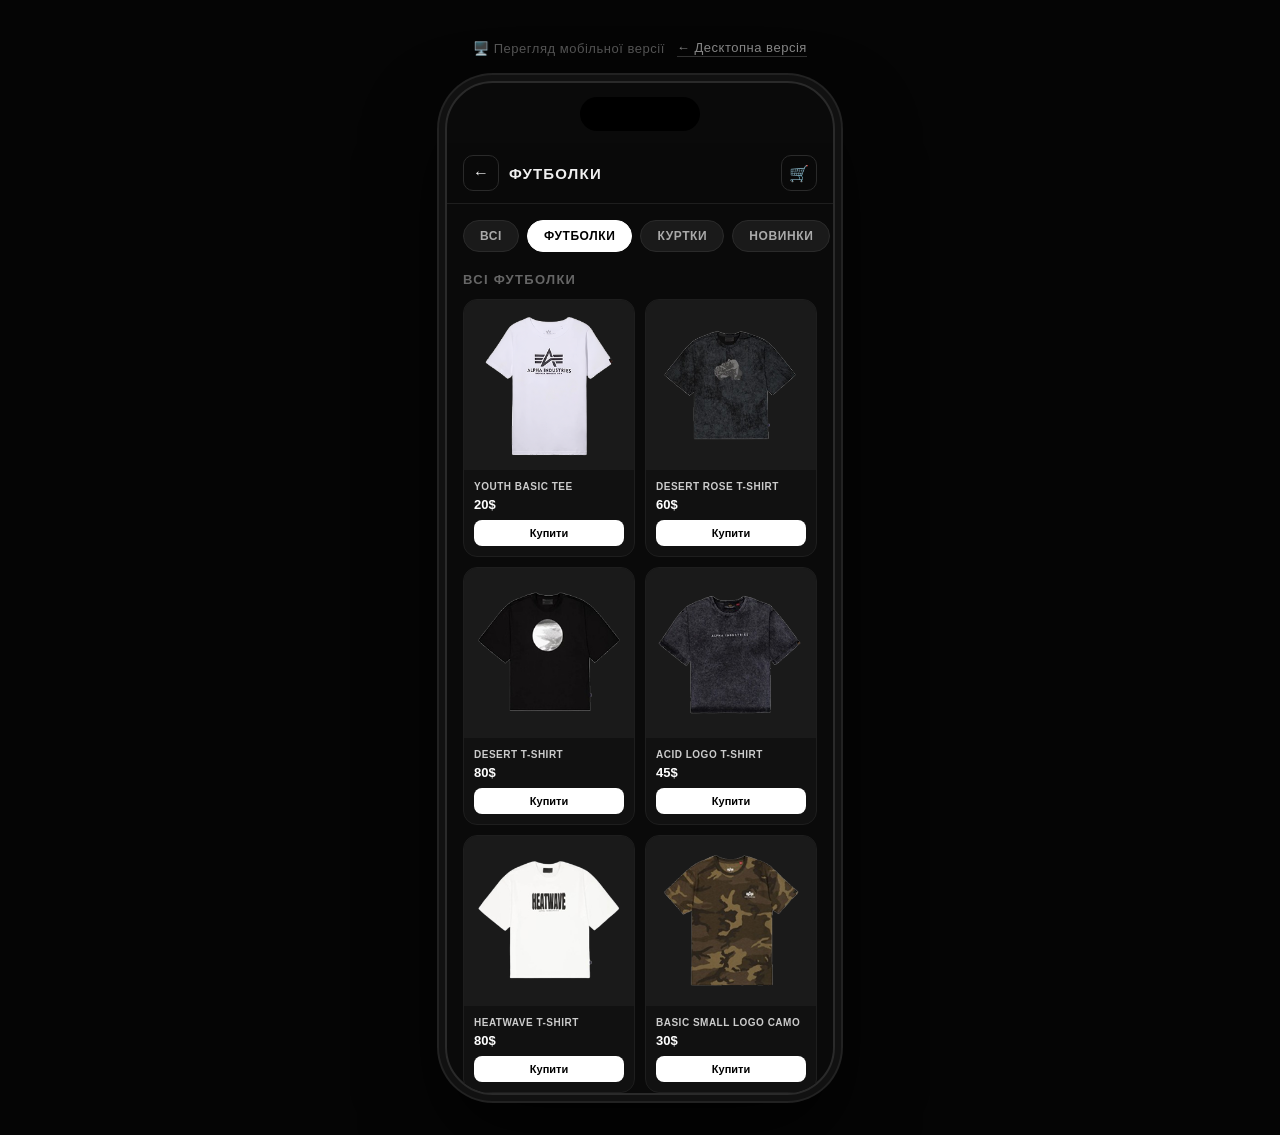
<file: mobile-futbolki.html>
<!DOCTYPE html>
<html lang="uk">
<head>
    <meta charset="UTF-8">
    <meta name="viewport" content="width=device-width, initial-scale=1.0, maximum-scale=1.0">
    <title>Футболки — Samika Mobile</title>
    <style>
        *, *::before, *::after { box-sizing: border-box; margin: 0; padding: 0; }
        html { scroll-behavior: smooth; }
        body {
            font-family: 'Segoe UI', Arial, sans-serif;
            background: #0a0a0a;
            color: #f0f0f0;
            min-height: 100vh;
            overflow-x: hidden;
        }
        a { text-decoration: none; color: inherit; }

        .overlay {
            position: fixed;
            inset: 0;
            background: #0a0a0a;
            z-index: 9999;
            pointer-events: none;
            opacity: 1;
            transition: opacity 0.55s cubic-bezier(.4,0,.2,1);
        }
        .overlay.hidden { opacity: 0; }

        @media (min-width: 600px) {
            body {
                display: flex;
                flex-direction: column;
                align-items: center;
                background: #050505;
                padding: 40px 20px;
            }
            .desktop-hint {
                display: flex;
                align-items: center;
                gap: 12px;
                font-size: 13px;
                color: #555;
                margin-bottom: 24px;
                letter-spacing: 0.04em;
            }
            .desktop-hint a {
                color: #888;
                border-bottom: 1px solid #333;
                padding-bottom: 1px;
                transition: color 0.2s;
            }
            .desktop-hint a:hover { color: #fff; }
            .phone-frame {
                width: 390px;
                min-height: 844px;
                background: #0a0a0a;
                border-radius: 48px;
                border: 2px solid #2a2a2a;
                box-shadow:
                    0 0 0 6px #111,
                    0 0 0 8px #222,
                    0 40px 80px rgba(0,0,0,0.8);
                overflow: hidden;
                position: relative;
            }
            .phone-frame::before {
                content: '';
                position: absolute;
                top: 14px;
                left: 50%;
                transform: translateX(-50%);
                width: 120px;
                height: 34px;
                background: #000;
                border-radius: 20px;
                z-index: 50;
            }
            .phone-frame::after {
                content: '';
                position: absolute;
                top: 120px;
                left: -4px;
                width: 4px;
                height: 60px;
                background: #222;
                border-radius: 2px 0 0 2px;
                box-shadow: 0 -72px 0 #222, 0 72px 0 #222;
            }
        }
        @media (max-width: 599px) {
            .desktop-hint { display: none; }
            .phone-frame { width: 100%; min-height: 100vh; }
        }

        .mobile-inner {
            width: 100%;
            padding-top: 60px;
        }
        @media (max-width: 599px) {
            .mobile-inner { padding-top: 0; }
        }

        /* TOP BAR */
        .top-bar {
            position: sticky;
            top: 0;
            background: rgba(10,10,10,0.95);
            backdrop-filter: blur(12px);
            -webkit-backdrop-filter: blur(12px);
            border-bottom: 1px solid #1e1e1e;
            z-index: 10;
            padding: 12px 16px;
            display: flex;
            align-items: center;
            gap: 10px;
        }
        .back-arrow {
            background: none;
            border: 1px solid #2a2a2a;
            color: #f0f0f0;
            font-size: 16px;
            width: 36px;
            height: 36px;
            border-radius: 10px;
            cursor: pointer;
            display: flex;
            align-items: center;
            justify-content: center;
            flex-shrink: 0;
            transition: border-color 0.2s;
        }
        .back-arrow:hover { border-color: #555; }
        .top-bar-title {
            flex: 1;
            font-size: 15px;
            font-weight: 700;
            letter-spacing: 0.08em;
            text-transform: uppercase;
        }
        .top-icon {
            background: none;
            border: 1px solid #2a2a2a;
            color: #f0f0f0;
            font-size: 16px;
            width: 36px;
            height: 36px;
            border-radius: 10px;
            cursor: pointer;
            display: flex;
            align-items: center;
            justify-content: center;
        }

        /* CATEGORY TABS */
        .category-tabs {
            display: flex;
            gap: 8px;
            padding: 16px 16px 0;
            overflow-x: auto;
            scrollbar-width: none;
        }
        .category-tabs::-webkit-scrollbar { display: none; }
        .cat-tab {
            flex-shrink: 0;
            background: #1a1a1a;
            border: 1px solid #2a2a2a;
            color: #aaa;
            font-size: 12px;
            font-weight: 600;
            letter-spacing: 0.05em;
            padding: 8px 16px;
            border-radius: 20px;
            cursor: pointer;
            transition: all 0.2s;
            text-transform: uppercase;
        }
        .cat-tab.active,
        .cat-tab:hover {
            background: #fff;
            color: #000;
            border-color: #fff;
        }

        /* SECTION TITLE */
        .mobile-section-title {
            font-size: 13px;
            font-weight: 700;
            letter-spacing: 0.1em;
            text-transform: uppercase;
            color: #666;
            padding: 20px 16px 12px;
        }

        /* PRODUCT GRID */
        .product-grid {
            display: grid;
            grid-template-columns: 1fr 1fr;
            gap: 10px;
            padding: 0 16px;
        }
        .m-grid-card {
            background: #111;
            border: 1px solid #1e1e1e;
            border-radius: 14px;
            overflow: hidden;
            cursor: pointer;
            transition: border-color 0.2s, transform 0.2s;
        }
        .m-grid-card:active { transform: scale(0.97); }
        .m-grid-card:hover { border-color: #333; }
        .m-grid-img {
            width: 100%;
            aspect-ratio: 1 / 1;
            background: #1a1a1a;
            overflow: hidden;
        }
        .m-grid-img img {
            width: 100%;
            height: 100%;
            object-fit: contain;
            padding: 12px;
        }
        .m-grid-body {
            padding: 10px;
        }
        .m-grid-body h4 {
            font-size: 10px;
            font-weight: 700;
            letter-spacing: 0.05em;
            color: #ccc;
            text-transform: uppercase;
            margin-bottom: 4px;
            line-height: 1.3;
        }
        .m-grid-body .price {
            font-size: 13px;
            font-weight: 700;
            color: #fff;
            display: block;
            margin-bottom: 8px;
        }
        .m-grid-btn {
            width: 100%;
            background: #fff;
            color: #000;
            border: none;
            border-radius: 8px;
            padding: 7px 0;
            font-size: 11px;
            font-weight: 700;
            cursor: pointer;
            transition: background 0.2s;
        }
        .m-grid-btn:active { background: #e0e0e0; }


    </style>
</head>
<body>

    <div class="overlay" id="pageOverlay"></div>

    <div class="desktop-hint">
        <span>🖥️ Перегляд мобільної версії</span>
        <a href="futbolki.html" onclick="goTo(event, 'futbolki.html')">← Десктопна версія</a>
    </div>

    <div class="phone-frame">
        <div class="mobile-inner">

            <!-- TOP BAR -->
            <div class="top-bar">
                <button class="back-arrow" onclick="goTo(event, 'mobile.html')">←</button>
                <span class="top-bar-title">Футболки</span>
                <button class="top-icon">🛒</button>
            </div>

            <!-- CATEGORY TABS -->
            <div class="category-tabs">
                <button class="cat-tab" onclick="goTo(event, 'mobile.html')">Всі</button>
                <button class="cat-tab active">Футболки</button>
                <button class="cat-tab" onclick="goTo(event, 'mobile-asistt.html')">Куртки</button>
                <button class="cat-tab">Новинки</button>
            </div>

            <div class="mobile-section-title">Всі футболки</div>

            <div class="product-grid">

                <div class="m-grid-card">
                    <div class="m-grid-img">
                        <img src="images/upscalemedia-transformed 1.png" alt="YOUTH BASIC TEE">
                    </div>
                    <div class="m-grid-body">
                        <h4>Youth Basic Tee</h4>
                        <span class="price">20$</span>
                        <button class="m-grid-btn">Купити</button>
                    </div>
                </div>

                <div class="m-grid-card">
                    <div class="m-grid-img">
                        <img src="images/desert-rose-t-shirt-t-shirt-black-xs-252405_1500x1500-removebg-preview 1.png" alt="DESERT ROSE">
                    </div>
                    <div class="m-grid-body">
                        <h4>Desert Rose T-Shirt</h4>
                        <span class="price">60$</span>
                        <button class="m-grid-btn">Купити</button>
                    </div>
                </div>

                <div class="m-grid-card">
                    <div class="m-grid-img">
                        <img src="images/desert-t-shirt-t-shirt-black-xs-381358_1500x1500-removebg-preview 1 (1).png" alt="DESERT T-SHIRT">
                    </div>
                    <div class="m-grid-body">
                        <h4>Desert T-Shirt</h4>
                        <span class="price">80$</span>
                        <button class="m-grid-btn">Купити</button>
                    </div>
                </div>

                <div class="m-grid-card">
                    <div class="m-grid-img">
                        <img src="images/acid-logo-t-shirt-t-shirt-black-xs-512725_1500x1500-removebg-preview 1.png" alt="ACID LOGO">
                    </div>
                    <div class="m-grid-body">
                        <h4>Acid Logo T-Shirt</h4>
                        <span class="price">45$</span>
                        <button class="m-grid-btn">Купити</button>
                    </div>
                </div>

                <div class="m-grid-card">
                    <div class="m-grid-img">
                        <img src="images/heatwave-t-shirt-t-shirt-white-xs-333242_1500x1500-removebg-preview 1.png" alt="HEATWAVE">
                    </div>
                    <div class="m-grid-body">
                        <h4>Heatwave T-Shirt</h4>
                        <span class="price">80$</span>
                        <button class="m-grid-btn">Купити</button>
                    </div>
                </div>

                <div class="m-grid-card">
                    <div class="m-grid-img">
                        <img src="images/basic-small-logo-t-shirt-camo-t-shirt-olive-camo-xs-611050_1500x1500-removebg-preview 1.png" alt="BASIC CAMO">
                    </div>
                    <div class="m-grid-body">
                        <h4>Basic Small Logo Camo</h4>
                        <span class="price">30$</span>
                        <button class="m-grid-btn">Купити</button>
                    </div>
                </div>

            </div>



        </div>
    </div>

    <script>
        window.addEventListener('load', () => {
            const overlay = document.getElementById('pageOverlay');
            requestAnimationFrame(() => {
                overlay.classList.add('hidden');
                setTimeout(() => { overlay.style.display = 'none'; }, 600);
            });
        });

        function goTo(e, url) {
            if (e) e.preventDefault();
            const overlay = document.getElementById('pageOverlay');
            overlay.style.display = 'block';
            overlay.style.opacity = '0';
            overlay.classList.remove('hidden');
            requestAnimationFrame(() => {
                overlay.style.transition = 'opacity 0.4s ease';
                overlay.style.opacity = '1';
            });
            setTimeout(() => { window.location.href = url; }, 450);
        }


    </script>
</body>
</html>
</file>
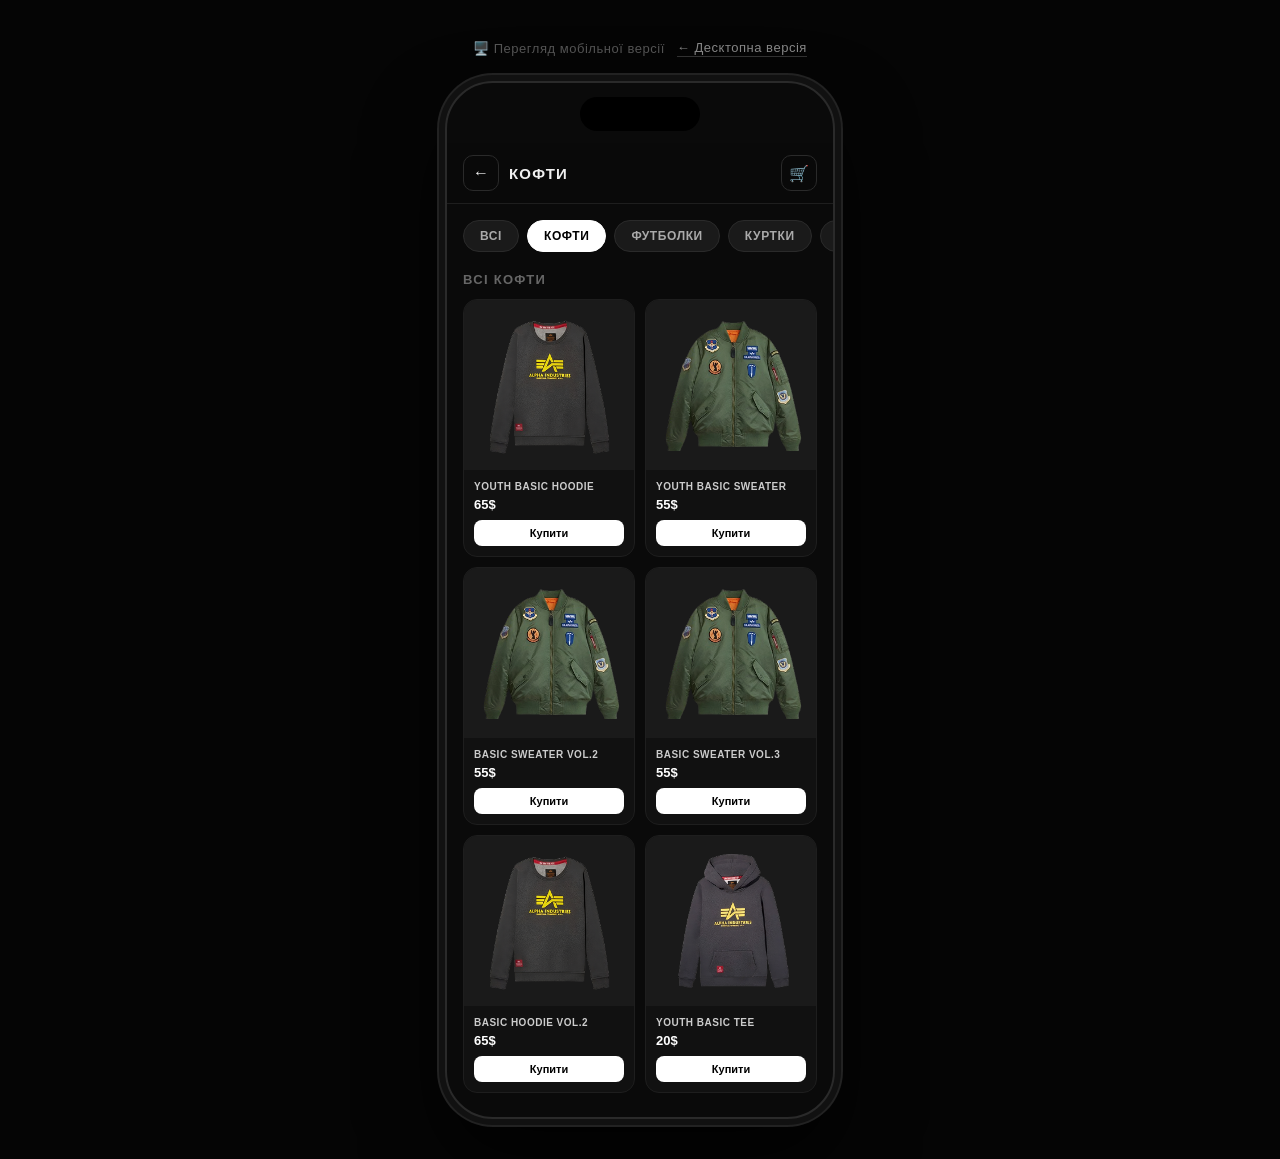
<file: mobile-kofty.html>
<!DOCTYPE html>
<html lang="uk">
<head>
    <meta charset="UTF-8">
    <meta name="viewport" content="width=device-width, initial-scale=1.0, maximum-scale=1.0">
    <title>Кофти — Samika Mobile</title>
    <style>
        *, *::before, *::after { box-sizing: border-box; margin: 0; padding: 0; }
        html { scroll-behavior: smooth; }
        body {
            font-family: 'Segoe UI', Arial, sans-serif;
            background: #0a0a0a;
            color: #f0f0f0;
            min-height: 100vh;
            overflow-x: hidden;
        }
        a { text-decoration: none; color: inherit; }

        .overlay {
            position: fixed;
            inset: 0;
            background: #0a0a0a;
            z-index: 9999;
            pointer-events: none;
            opacity: 1;
            transition: opacity 0.55s cubic-bezier(.4,0,.2,1);
        }
        .overlay.hidden { opacity: 0; }

        @media (min-width: 600px) {
            body {
                display: flex;
                flex-direction: column;
                align-items: center;
                background: #050505;
                padding: 40px 20px;
            }
            .desktop-hint {
                display: flex;
                align-items: center;
                gap: 12px;
                font-size: 13px;
                color: #555;
                margin-bottom: 24px;
                letter-spacing: 0.04em;
            }
            .desktop-hint a {
                color: #888;
                border-bottom: 1px solid #333;
                padding-bottom: 1px;
                transition: color 0.2s;
            }
            .desktop-hint a:hover { color: #fff; }
            .phone-frame {
                width: 390px;
                min-height: 844px;
                background: #0a0a0a;
                border-radius: 48px;
                border: 2px solid #2a2a2a;
                box-shadow:
                    0 0 0 6px #111,
                    0 0 0 8px #222,
                    0 40px 80px rgba(0,0,0,0.8);
                overflow: hidden;
                position: relative;
            }
            .phone-frame::before {
                content: '';
                position: absolute;
                top: 14px;
                left: 50%;
                transform: translateX(-50%);
                width: 120px;
                height: 34px;
                background: #000;
                border-radius: 20px;
                z-index: 50;
            }
            .phone-frame::after {
                content: '';
                position: absolute;
                top: 120px;
                left: -4px;
                width: 4px;
                height: 60px;
                background: #222;
                border-radius: 2px 0 0 2px;
                box-shadow: 0 -72px 0 #222, 0 72px 0 #222;
            }
        }
        @media (max-width: 599px) {
            .desktop-hint { display: none; }
            .phone-frame { width: 100%; min-height: 100vh; }
        }

        .mobile-inner {
            width: 100%;
            padding-top: 60px;
        }
        @media (max-width: 599px) {
            .mobile-inner { padding-top: 0; }
        }

        /* TOP BAR */
        .top-bar {
            position: sticky;
            top: 0;
            background: rgba(10,10,10,0.95);
            backdrop-filter: blur(12px);
            -webkit-backdrop-filter: blur(12px);
            border-bottom: 1px solid #1e1e1e;
            z-index: 10;
            padding: 12px 16px;
            display: flex;
            align-items: center;
            gap: 10px;
        }
        .back-arrow {
            background: none;
            border: 1px solid #2a2a2a;
            color: #f0f0f0;
            font-size: 16px;
            width: 36px;
            height: 36px;
            border-radius: 10px;
            cursor: pointer;
            display: flex;
            align-items: center;
            justify-content: center;
            flex-shrink: 0;
            transition: border-color 0.2s;
        }
        .back-arrow:hover { border-color: #555; }
        .top-bar-title {
            flex: 1;
            font-size: 15px;
            font-weight: 700;
            letter-spacing: 0.08em;
            text-transform: uppercase;
        }
        .top-icon {
            background: none;
            border: 1px solid #2a2a2a;
            color: #f0f0f0;
            font-size: 16px;
            width: 36px;
            height: 36px;
            border-radius: 10px;
            cursor: pointer;
            display: flex;
            align-items: center;
            justify-content: center;
        }

        /* CATEGORY TABS */
        .category-tabs {
            display: flex;
            gap: 8px;
            padding: 16px 16px 0;
            overflow-x: auto;
            scrollbar-width: none;
        }
        .category-tabs::-webkit-scrollbar { display: none; }
        .cat-tab {
            flex-shrink: 0;
            background: #1a1a1a;
            border: 1px solid #2a2a2a;
            color: #aaa;
            font-size: 12px;
            font-weight: 600;
            letter-spacing: 0.05em;
            padding: 8px 16px;
            border-radius: 20px;
            cursor: pointer;
            transition: all 0.2s;
            text-transform: uppercase;
        }
        .cat-tab.active,
        .cat-tab:hover {
            background: #fff;
            color: #000;
            border-color: #fff;
        }

        /* SECTION TITLE */
        .mobile-section-title {
            font-size: 13px;
            font-weight: 700;
            letter-spacing: 0.1em;
            text-transform: uppercase;
            color: #666;
            padding: 20px 16px 12px;
        }

        /* PRODUCT GRID */
        .product-grid {
            display: grid;
            grid-template-columns: 1fr 1fr;
            gap: 10px;
            padding: 0 16px 24px;
        }
        .m-grid-card {
            background: #111;
            border: 1px solid #1e1e1e;
            border-radius: 14px;
            overflow: hidden;
            cursor: pointer;
            transition: border-color 0.2s, transform 0.2s;
        }
        .m-grid-card:active { transform: scale(0.97); }
        .m-grid-card:hover { border-color: #333; }
        .m-grid-img {
            width: 100%;
            aspect-ratio: 1 / 1;
            background: #1a1a1a;
            overflow: hidden;
        }
        .m-grid-img img {
            width: 100%;
            height: 100%;
            object-fit: contain;
            padding: 12px;
        }
        .m-grid-body {
            padding: 10px;
        }
        .m-grid-body h4 {
            font-size: 10px;
            font-weight: 700;
            letter-spacing: 0.05em;
            color: #ccc;
            text-transform: uppercase;
            margin-bottom: 4px;
            line-height: 1.3;
        }
        .m-grid-body .price {
            font-size: 13px;
            font-weight: 700;
            color: #fff;
            display: block;
            margin-bottom: 8px;
        }
        .m-grid-btn {
            width: 100%;
            background: #fff;
            color: #000;
            border: none;
            border-radius: 8px;
            padding: 7px 0;
            font-size: 11px;
            font-weight: 700;
            cursor: pointer;
            transition: background 0.2s;
        }
        .m-grid-btn:active { background: #e0e0e0; }
    </style>
</head>
<body>

    <div class="overlay" id="pageOverlay"></div>

    <div class="desktop-hint">
        <span>🖥️ Перегляд мобільної версії</span>
        <a href="index.html" onclick="goTo(event, 'index.html')">← Десктопна версія</a>
    </div>

    <div class="phone-frame">
        <div class="mobile-inner">

            <!-- TOP BAR -->
            <div class="top-bar">
                <button class="back-arrow" onclick="goTo(event, 'mobile.html')">←</button>
                <span class="top-bar-title">Кофти</span>
                <button class="top-icon">🛒</button>
            </div>

            <!-- CATEGORY TABS -->
            <div class="category-tabs">
                <button class="cat-tab" onclick="goTo(event, 'mobile.html')">Всі</button>
                <button class="cat-tab active">Кофти</button>
                <button class="cat-tab" onclick="goTo(event, 'mobile-futbolki.html')">Футболки</button>
                <button class="cat-tab" onclick="goTo(event, 'mobile-asistt.html')">Куртки</button>
                <button class="cat-tab">Новинки</button>
            </div>

            <div class="mobile-section-title">Всі кофти</div>

            <div class="product-grid">

                <div class="m-grid-card">
                    <div class="m-grid-img">
                        <img src="images/upscalemedia-transformed (2) 1.png" alt="YOUTH BASIC HOODIE">
                    </div>
                    <div class="m-grid-body">
                        <h4>Youth Basic Hoodie</h4>
                        <span class="price">65$</span>
                        <button class="m-grid-btn">Купити</button>
                    </div>
                </div>

                <div class="m-grid-card">
                    <div class="m-grid-img">
                        <img src="images/upscalemedia-transformed (3) 1.png" alt="YOUTH BASIC SWEATER">
                    </div>
                    <div class="m-grid-body">
                        <h4>Youth Basic Sweater</h4>
                        <span class="price">55$</span>
                        <button class="m-grid-btn">Купити</button>
                    </div>
                </div>

                <div class="m-grid-card">
                    <div class="m-grid-img">
                        <img src="images/upscalemedia-transformed (3) 1 (1).png" alt="BASIC SWEATER v2">
                    </div>
                    <div class="m-grid-body">
                        <h4>Basic Sweater Vol.2</h4>
                        <span class="price">55$</span>
                        <button class="m-grid-btn">Купити</button>
                    </div>
                </div>

                <div class="m-grid-card">
                    <div class="m-grid-img">
                        <img src="images/upscalemedia-transformed (3) 1 (2).png" alt="BASIC SWEATER v3">
                    </div>
                    <div class="m-grid-body">
                        <h4>Basic Sweater Vol.3</h4>
                        <span class="price">55$</span>
                        <button class="m-grid-btn">Купити</button>
                    </div>
                </div>

                <div class="m-grid-card">
                    <div class="m-grid-img">
                        <img src="images/upscalemedia-transformed (2) 1 (1).png" alt="HOODIE v2">
                    </div>
                    <div class="m-grid-body">
                        <h4>Basic Hoodie Vol.2</h4>
                        <span class="price">65$</span>
                        <button class="m-grid-btn">Купити</button>
                    </div>
                </div>

                <div class="m-grid-card">
                    <div class="m-grid-img">
                        <img src="images/upscalemedia-transformed (1) 1.png" alt="YOUTH BASIC TEE">
                    </div>
                    <div class="m-grid-body">
                        <h4>Youth Basic Tee</h4>
                        <span class="price">20$</span>
                        <button class="m-grid-btn">Купити</button>
                    </div>
                </div>

            </div>

        </div>
    </div>

    <script>
        window.addEventListener('load', () => {
            const overlay = document.getElementById('pageOverlay');
            requestAnimationFrame(() => {
                overlay.classList.add('hidden');
                setTimeout(() => { overlay.style.display = 'none'; }, 600);
            });
        });

        function goTo(e, url) {
            if (e) e.preventDefault();
            const overlay = document.getElementById('pageOverlay');
            overlay.style.display = 'block';
            overlay.style.opacity = '0';
            overlay.classList.remove('hidden');
            requestAnimationFrame(() => {
                overlay.style.transition = 'opacity 0.4s ease';
                overlay.style.opacity = '1';
            });
            setTimeout(() => { window.location.href = url; }, 450);
        }
    </script>
</body>
</html>
</file>
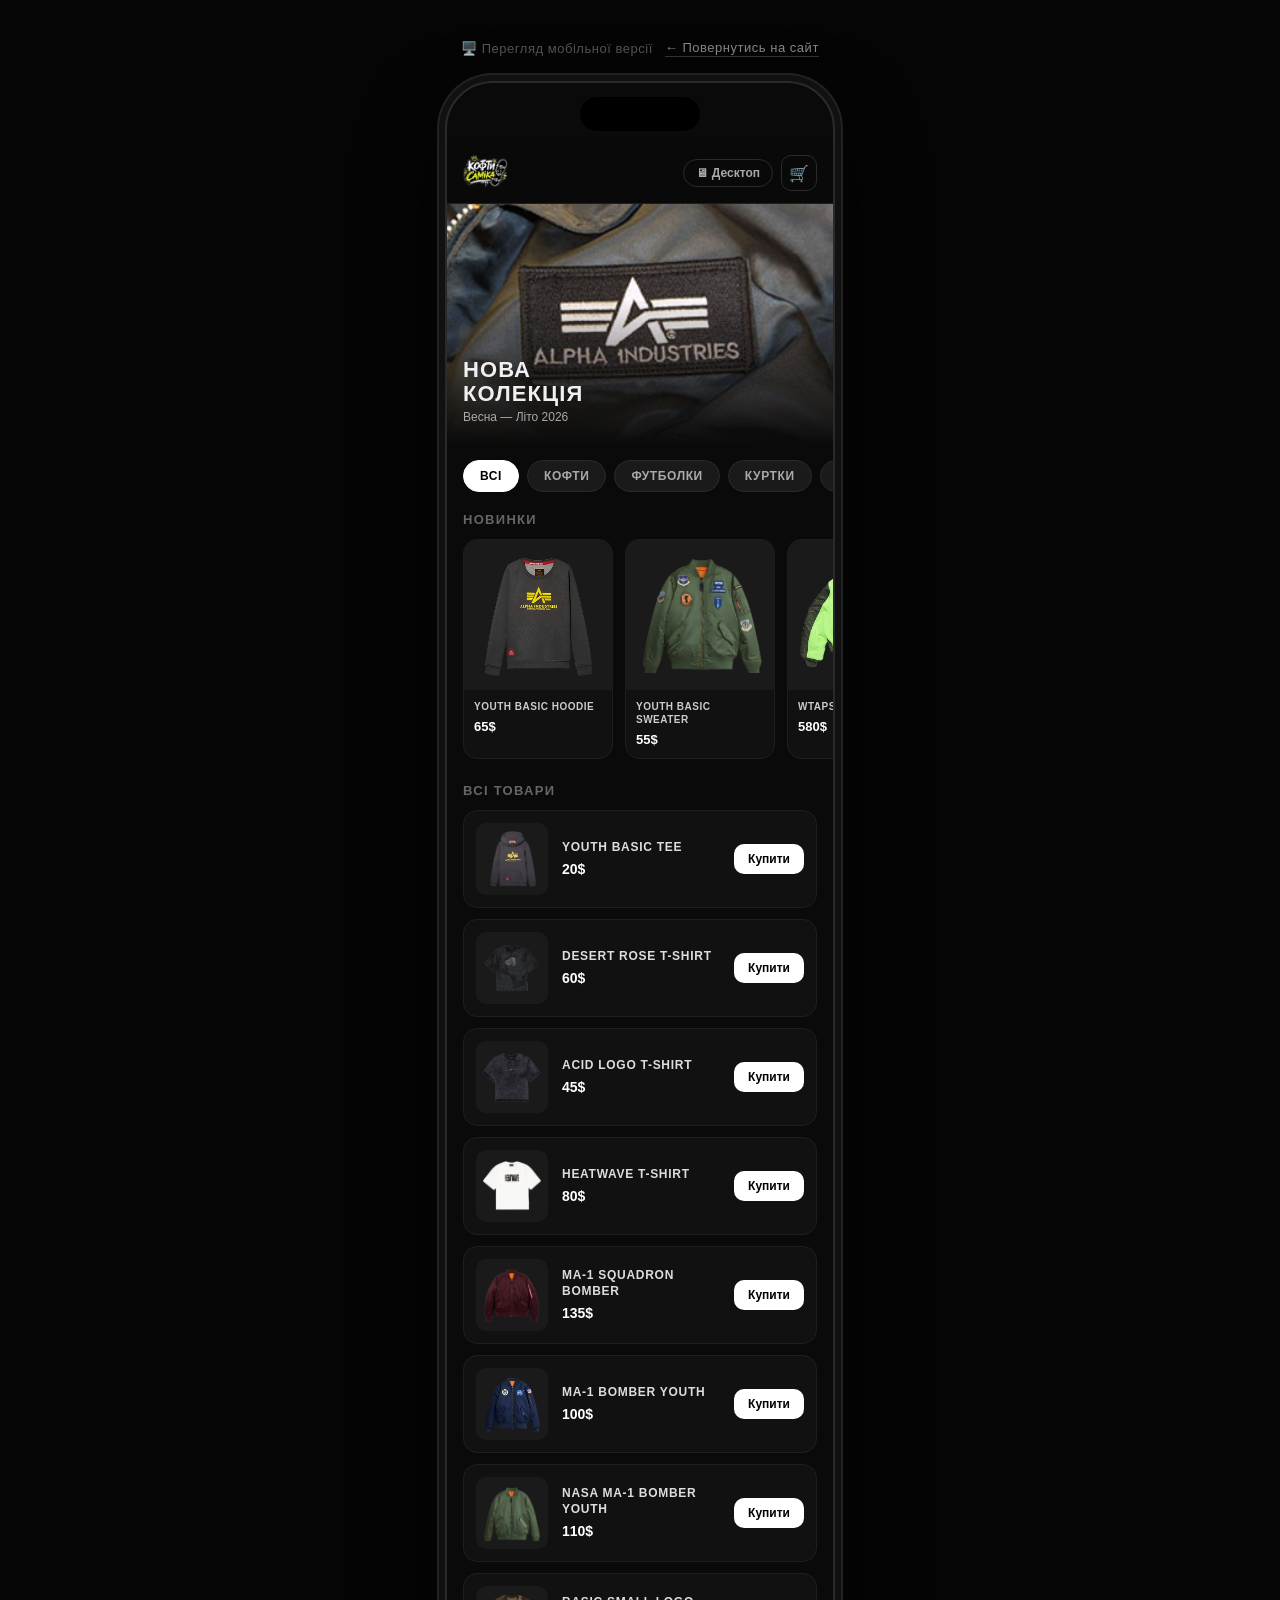
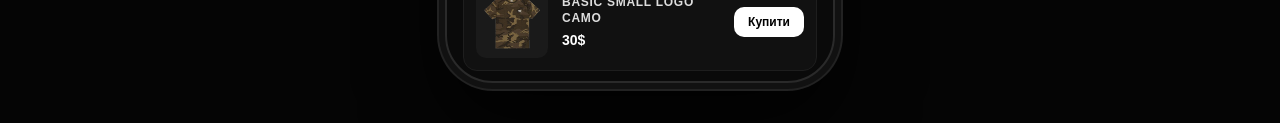
<file: mobile.html>
<!DOCTYPE html>
<html lang="uk">
<head>
    <meta charset="UTF-8">
    <meta name="viewport" content="width=device-width, initial-scale=1.0, maximum-scale=1.0">
    <title>Samika — Мобільна версія</title>
    <style>
        /* ===== RESET ===== */
        *, *::before, *::after { box-sizing: border-box; margin: 0; padding: 0; }
        html { scroll-behavior: smooth; }
        body {
            font-family: 'Segoe UI', Arial, sans-serif;
            background: #0a0a0a;
            color: #f0f0f0;
            min-height: 100vh;
            overflow-x: hidden;
        }
        a { text-decoration: none; color: inherit; }

        /* ===== TRANSITION OVERLAY ===== */
        .overlay {
            position: fixed;
            inset: 0;
            background: #0a0a0a;
            z-index: 9999;
            pointer-events: none;
            opacity: 1;
            transition: opacity 0.55s cubic-bezier(.4,0,.2,1);
        }
        .overlay.hidden { opacity: 0; }

        /* ===== PHONE FRAME (десктоп-превʼю) ===== */
        @media (min-width: 600px) {
            body {
                display: flex;
                flex-direction: column;
                align-items: center;
                background: #050505;
                padding: 40px 20px;
            }

            .desktop-hint {
                display: flex;
                align-items: center;
                gap: 12px;
                font-size: 13px;
                color: #555;
                margin-bottom: 24px;
                letter-spacing: 0.04em;
            }

            .desktop-hint a {
                color: #888;
                border-bottom: 1px solid #333;
                padding-bottom: 1px;
                transition: color 0.2s;
            }

            .desktop-hint a:hover { color: #fff; }

            .phone-frame {
                width: 390px;
                min-height: 844px;
                background: #0a0a0a;
                border-radius: 48px;
                border: 2px solid #2a2a2a;
                box-shadow:
                    0 0 0 6px #111,
                    0 0 0 8px #222,
                    0 40px 80px rgba(0,0,0,0.8);
                overflow: hidden;
                position: relative;
            }

            /* Динамічний острівець */
            .phone-frame::before {
                content: '';
                position: absolute;
                top: 14px;
                left: 50%;
                transform: translateX(-50%);
                width: 120px;
                height: 34px;
                background: #000;
                border-radius: 20px;
                z-index: 50;
            }

            /* Кнопки гучності */
            .phone-frame::after {
                content: '';
                position: absolute;
                top: 120px;
                left: -4px;
                width: 4px;
                height: 60px;
                background: #222;
                border-radius: 2px 0 0 2px;
                box-shadow: 0 -72px 0 #222, 0 72px 0 #222;
            }
        }

        @media (max-width: 599px) {
            .desktop-hint { display: none; }
            .phone-frame {
                width: 100%;
                min-height: 100vh;
            }
        }

        /* ===== INNER CONTENT ===== */
        .mobile-inner {
            width: 100%;
            padding-top: 60px; /* місце для dynamic island на десктопі */
        }

        @media (max-width: 599px) {
            .mobile-inner { padding-top: 0; }
        }

        /* ===== TOP BAR ===== */
        .top-bar {
            position: sticky;
            top: 0;
            background: rgba(10,10,10,0.95);
            backdrop-filter: blur(12px);
            -webkit-backdrop-filter: blur(12px);
            border-bottom: 1px solid #1e1e1e;
            z-index: 10;
            padding: 12px 16px;
            display: flex;
            align-items: center;
            justify-content: space-between;
        }

        .top-bar .logo img {
            height: 32px;
            width: auto;
        }

        .top-bar-actions {
            display: flex;
            align-items: center;
            gap: 8px;
        }

        .top-icon {
            background: none;
            border: 1px solid #2a2a2a;
            color: #f0f0f0;
            font-size: 16px;
            width: 36px;
            height: 36px;
            border-radius: 10px;
            cursor: pointer;
            display: flex;
            align-items: center;
            justify-content: center;
        }

        /* Back to desktop */
        .back-btn {
            display: flex;
            align-items: center;
            gap: 6px;
            font-size: 12px;
            font-weight: 600;
            color: #aaa;
            border: 1px solid #2a2a2a;
            border-radius: 20px;
            padding: 6px 12px;
            cursor: pointer;
            background: none;
            transition: all 0.2s;
            white-space: nowrap;
        }

        .back-btn:hover {
            border-color: #555;
            color: #fff;
        }

        /* ===== HERO BANNER ===== */
        .mobile-hero {
            position: relative;
            overflow: hidden;
            height: 240px;
        }

        .mobile-hero img {
            width: 100%;
            height: 100%;
            object-fit: cover;
            display: block;
        }

        .mobile-hero-overlay {
            position: absolute;
            inset: 0;
            background: linear-gradient(to bottom, transparent 40%, #0a0a0a 100%);
        }

        .mobile-hero-text {
            position: absolute;
            bottom: 20px;
            left: 16px;
        }

        .mobile-hero-text h1 {
            font-size: 22px;
            font-weight: 800;
            letter-spacing: 0.05em;
            text-transform: uppercase;
            line-height: 1.1;
        }

        .mobile-hero-text p {
            font-size: 12px;
            color: #aaa;
            margin-top: 4px;
        }

        /* ===== CATEGORY TABS ===== */
        .category-tabs {
            display: flex;
            gap: 8px;
            padding: 16px 16px 0;
            overflow-x: auto;
            scrollbar-width: none;
        }

        .category-tabs::-webkit-scrollbar { display: none; }

        .cat-tab {
            flex-shrink: 0;
            background: #1a1a1a;
            border: 1px solid #2a2a2a;
            color: #aaa;
            font-size: 12px;
            font-weight: 600;
            letter-spacing: 0.05em;
            padding: 8px 16px;
            border-radius: 20px;
            cursor: pointer;
            transition: all 0.2s;
            text-transform: uppercase;
        }

        .cat-tab.active,
        .cat-tab:hover {
            background: #fff;
            color: #000;
            border-color: #fff;
        }

        /* ===== SECTION TITLE ===== */
        .mobile-section-title {
            font-size: 13px;
            font-weight: 700;
            letter-spacing: 0.1em;
            text-transform: uppercase;
            color: #666;
            padding: 20px 16px 12px;
        }

        /* ===== PRODUCT LIST ===== */
        .product-list {
            display: flex;
            flex-direction: column;
            gap: 1px;
            padding: 0 16px;
        }

        .m-product-card {
            display: flex;
            align-items: center;
            gap: 14px;
            background: #111;
            border-radius: 14px;
            padding: 12px;
            margin-bottom: 10px;
            border: 1px solid #1e1e1e;
            transition: background 0.2s, border-color 0.2s;
            cursor: pointer;
        }

        .m-product-card:active {
            background: #161616;
        }

        .m-product-card:hover {
            border-color: #333;
        }

        .m-product-img {
            width: 72px;
            height: 72px;
            border-radius: 10px;
            background: #1a1a1a;
            overflow: hidden;
            flex-shrink: 0;
        }

        .m-product-img img {
            width: 100%;
            height: 100%;
            object-fit: contain;
            padding: 6px;
        }

        .m-product-info {
            flex: 1;
        }

        .m-product-info h4 {
            font-size: 12px;
            font-weight: 700;
            letter-spacing: 0.06em;
            color: #ddd;
            text-transform: uppercase;
            line-height: 1.3;
            margin-bottom: 4px;
        }

        .m-product-price {
            font-size: 14px;
            font-weight: 700;
            color: #fff;
        }

        .m-buy-btn {
            background: #fff;
            color: #000;
            border: none;
            border-radius: 10px;
            padding: 8px 14px;
            font-size: 12px;
            font-weight: 700;
            cursor: pointer;
            flex-shrink: 0;
            transition: background 0.2s, transform 0.1s;
        }

        .m-buy-btn:active {
            transform: scale(0.95);
            background: #e0e0e0;
        }

        /* ===== HORIZONTAL SCROLL CARDS ===== */
        .cards-scroll {
            display: flex;
            gap: 12px;
            padding: 0 16px 4px;
            overflow-x: auto;
            scrollbar-width: none;
        }

        .cards-scroll::-webkit-scrollbar { display: none; }

        .scroll-card {
            flex-shrink: 0;
            width: 150px;
            background: #111;
            border: 1px solid #1e1e1e;
            border-radius: 14px;
            overflow: hidden;
            transition: transform 0.2s;
        }

        .scroll-card:active { transform: scale(0.97); }

        .scroll-card-img {
            width: 100%;
            height: 150px;
            background: #1a1a1a;
            overflow: hidden;
        }

        .scroll-card-img img {
            width: 100%;
            height: 100%;
            object-fit: contain;
            padding: 10px;
        }

        .scroll-card-body {
            padding: 10px;
        }

        .scroll-card-body h4 {
            font-size: 10px;
            font-weight: 700;
            letter-spacing: 0.05em;
            color: #ccc;
            text-transform: uppercase;
            margin-bottom: 4px;
            line-height: 1.3;
        }

        .scroll-card-body .price {
            font-size: 13px;
            font-weight: 700;
            color: #fff;
        }


    </style>
</head>
<body>

    <!-- Анімація входу -->
    <div class="overlay" id="pageOverlay"></div>

    <!-- Підказка на десктопі -->
    <div class="desktop-hint">
        <span>🖥️ Перегляд мобільної версії</span>
        <a href="index.html" onclick="goBack(event, 'index.html')">← Повернутись на сайт</a>
    </div>

    <!-- Телефонна рамка (тільки на десктопі) -->
    <div class="phone-frame">
        <div class="mobile-inner">

            <!-- TOP BAR -->
            <div class="top-bar">
                <a class="logo" href="index.html" onclick="goBack(event, 'index.html')">
                    <img src="images/ChatGPT Image 5 трав. 2026 р., 14_08_14 1.png" alt="Samika">
                </a>
                <div class="top-bar-actions">
                    <button class="back-btn" onclick="goBack(event, 'index.html')">
                        🖥 Десктоп
                    </button>
                    <button class="top-icon">🛒</button>
                </div>
            </div>

            <!-- HERO -->
            <div class="mobile-hero">
                <img src="images/unnamed 1.png" alt="Hero">
                <div class="mobile-hero-overlay"></div>
                <div class="mobile-hero-text">
                    <h1>Нова<br>колекція</h1>
                    <p>Весна — Літо 2026</p>
                </div>
            </div>

            <!-- CATEGORY TABS -->
            <div class="category-tabs">
                <button class="cat-tab active">Всі</button>
                <button class="cat-tab" onclick="goTo('mobile-kofty.html')">Кофти</button>
                <button class="cat-tab" onclick="goTo('mobile-futbolki.html')">Футболки</button>
                <button class="cat-tab" onclick="goTo('mobile-asistt.html')">Куртки</button>
                <button class="cat-tab">Новинки</button>
            </div>

            <!-- HORIZONTAL SCROLL — Новинки -->
            <div class="mobile-section-title">Новинки</div>
            <div class="cards-scroll">
                <div class="scroll-card">
                    <div class="scroll-card-img">
                        <img src="images/upscalemedia-transformed (2) 1.png" alt="YOUTH BASIC HOODIE">
                    </div>
                    <div class="scroll-card-body">
                        <h4>Youth Basic Hoodie</h4>
                        <span class="price">65$</span>
                    </div>
                </div>
                <div class="scroll-card">
                    <div class="scroll-card-img">
                        <img src="images/upscalemedia-transformed (3) 1.png" alt="YOUTH BASIC SWEATER">
                    </div>
                    <div class="scroll-card-body">
                        <h4>Youth Basic Sweater</h4>
                        <span class="price">55$</span>
                    </div>
                </div>
                <div class="scroll-card">
                    <div class="scroll-card-img">
                        <img src="images/upscalemedia-transformed (6) 1.png" alt="WTAPS MA-1">
                    </div>
                    <div class="scroll-card-body">
                        <h4>WTAPS MA-1 Bomber</h4>
                        <span class="price">580$</span>
                    </div>
                </div>
                <div class="scroll-card">
                    <div class="scroll-card-img">
                        <img src="images/upscalemedia-transformed (7) 1.png" alt="Gradient Flight">
                    </div>
                    <div class="scroll-card-body">
                        <h4>Gradient Flight Jacket</h4>
                        <span class="price">275$</span>
                    </div>
                </div>
            </div>

            <!-- PRODUCT LIST -->
            <div class="mobile-section-title">Всі товари</div>
            <div class="product-list">

                <div class="m-product-card">
                    <div class="m-product-img">
                        <img src="images/upscalemedia-transformed (1) 1.png" alt="YOUTH BASIC TEE">
                    </div>
                    <div class="m-product-info">
                        <h4>Youth Basic Tee</h4>
                        <span class="m-product-price">20$</span>
                    </div>
                    <button class="m-buy-btn">Купити</button>
                </div>

                <div class="m-product-card">
                    <div class="m-product-img">
                        <img src="images/desert-rose-t-shirt-t-shirt-black-xs-252405_1500x1500-removebg-preview 1.png" alt="DESERT ROSE">
                    </div>
                    <div class="m-product-info">
                        <h4>Desert Rose T-Shirt</h4>
                        <span class="m-product-price">60$</span>
                    </div>
                    <button class="m-buy-btn">Купити</button>
                </div>

                <div class="m-product-card">
                    <div class="m-product-img">
                        <img src="images/acid-logo-t-shirt-t-shirt-black-xs-512725_1500x1500-removebg-preview 1.png" alt="ACID LOGO">
                    </div>
                    <div class="m-product-info">
                        <h4>Acid Logo T-Shirt</h4>
                        <span class="m-product-price">45$</span>
                    </div>
                    <button class="m-buy-btn">Купити</button>
                </div>

                <div class="m-product-card">
                    <div class="m-product-img">
                        <img src="images/heatwave-t-shirt-t-shirt-white-xs-333242_1500x1500-removebg-preview 1.png" alt="HEATWAVE">
                    </div>
                    <div class="m-product-info">
                        <h4>Heatwave T-Shirt</h4>
                        <span class="m-product-price">80$</span>
                    </div>
                    <button class="m-buy-btn">Купити</button>
                </div>

                <div class="m-product-card">
                    <div class="m-product-img">
                        <img src="images/ma-1-bomber-jacket-slim-fit-outerwear-cedar-red-xs-258670_1500x1500-removebg-preview 1.png" alt="MA-1 SQUADRON">
                    </div>
                    <div class="m-product-info">
                        <h4>MA-1 Squadron Bomber</h4>
                        <span class="m-product-price">135$</span>
                    </div>
                    <button class="m-buy-btn">Купити</button>
                </div>

                <div class="m-product-card">
                    <div class="m-product-img">
                        <img src="images/upscalemedia-transformed (5) 1.png" alt="MA-1 BOMBER YOUTH">
                    </div>
                    <div class="m-product-info">
                        <h4>MA-1 Bomber Youth</h4>
                        <span class="m-product-price">100$</span>
                    </div>
                    <button class="m-buy-btn">Купити</button>
                </div>

                <div class="m-product-card">
                    <div class="m-product-img">
                        <img src="images/upscalemedia-transformed (4) 1.png" alt="NASA MA-1">
                    </div>
                    <div class="m-product-info">
                        <h4>NASA MA-1 Bomber Youth</h4>
                        <span class="m-product-price">110$</span>
                    </div>
                    <button class="m-buy-btn">Купити</button>
                </div>

                <div class="m-product-card">
                    <div class="m-product-img">
                        <img src="images/basic-small-logo-t-shirt-camo-t-shirt-olive-camo-xs-611050_1500x1500-removebg-preview 1.png" alt="BASIC CAMO">
                    </div>
                    <div class="m-product-info">
                        <h4>Basic Small Logo Camo</h4>
                        <span class="m-product-price">30$</span>
                    </div>
                    <button class="m-buy-btn">Купити</button>
                </div>

            </div>



        </div>
    </div>

    <script>
        // ===== FADE IN при відкритті =====
        window.addEventListener('load', () => {
            const overlay = document.getElementById('pageOverlay');
            requestAnimationFrame(() => {
                overlay.classList.add('hidden');
                setTimeout(() => { overlay.style.display = 'none'; }, 600);
            });
        });

        // ===== Перехід назад на десктоп =====
        function goBack(e, url) {
            if (e) e.preventDefault();
            const overlay = document.getElementById('pageOverlay');
            overlay.style.display = 'block';
            overlay.style.opacity = '0';
            overlay.classList.remove('hidden');
            requestAnimationFrame(() => {
                overlay.style.transition = 'opacity 0.4s ease';
                overlay.style.opacity = '1';
            });
            setTimeout(() => { window.location.href = url; }, 450);
        }

        // ===== Перехід по категоріях =====
        function goTo(url) {
            const overlay = document.getElementById('pageOverlay');
            overlay.style.display = 'block';
            overlay.style.opacity = '0';
            overlay.classList.remove('hidden');
            requestAnimationFrame(() => {
                overlay.style.transition = 'opacity 0.4s ease';
                overlay.style.opacity = '1';
            });
            setTimeout(() => { window.location.href = url; }, 450);
        }

        // ===== Bottom nav =====
        document.querySelectorAll('.nav-item').forEach(item => {
            item.addEventListener('click', () => {
                document.querySelectorAll('.nav-item').forEach(n => n.classList.remove('active'));
                item.classList.add('active');
            });
        });
    </script>
</body>
</html>
</file>
<file: css/styles.css>
/* ===== RESET & BASE ===== */
*, *::before, *::after {
    box-sizing: border-box;
    margin: 0;
    padding: 0;
}

html {
    scroll-behavior: smooth;
}

body {
    font-family: 'Segoe UI', Arial, sans-serif;
    background: #0a0a0a;
    color: #f0f0f0;
    min-height: 100vh;
}

a {
    text-decoration: none;
    color: inherit;
}

ul {
    list-style: none;
}

/* ===== PAGE TRANSITION OVERLAY ===== */
.page-transition-overlay {
    position: fixed;
    inset: 0;
    background: #000;
    z-index: 9999;
    pointer-events: none;
    opacity: 0;
    transition: opacity 0.4s ease;
}

.page-transition-overlay.active {
    opacity: 1;
    pointer-events: all;
}

/* ===== CONTAINER ===== */
.container {
    max-width: 1280px;
    margin: 0 auto;
    padding: 0 24px;
}

/* ===== HEADER ===== */
.site-header {
    background: #0a0a0a;
    border-bottom: 1px solid #222;
}

.header-top {
    display: flex;
    align-items: center;
    justify-content: space-between;
    padding: 16px 24px;
    gap: 16px;
}

.brand-logo {
    display: block;
    width: 160px;
    height: auto;
}

/* ===== NAVIGATION ===== */
.main-nav {
    display: flex;
    gap: 24px;
    align-items: center;
}

.main-nav a {
    font-size: 14px;
    font-weight: 500;
    letter-spacing: 0.05em;
    color: #bbb;
    padding: 4px 0;
    border-bottom: 2px solid transparent;
    transition: color 0.2s, border-color 0.2s;
}

.main-nav a:hover {
    color: #fff;
    border-bottom-color: #fff;
}

/* ===== HEADER ACTIONS ===== */
.header-actions {
    display: flex;
    align-items: center;
    gap: 8px;
}

.icon-button {
    background: none;
    border: 1px solid #333;
    color: #f0f0f0;
    font-size: 18px;
    width: 40px;
    height: 40px;
    border-radius: 8px;
    cursor: pointer;
    display: flex;
    align-items: center;
    justify-content: center;
    transition: background 0.2s, border-color 0.2s;
}

.icon-button:hover {
    background: #1a1a1a;
    border-color: #555;
}

/* ===== MOBILE BUTTON (desktop) ===== */
.mobile-app-btn {
    display: flex;
    align-items: center;
    gap: 8px;
    background: linear-gradient(135deg, #1a1a1a 0%, #2a2a2a 100%);
    border: 1px solid #444;
    color: #f0f0f0;
    font-size: 13px;
    font-weight: 600;
    padding: 8px 16px;
    border-radius: 20px;
    cursor: pointer;
    letter-spacing: 0.03em;
    white-space: nowrap;
    transition: all 0.3s ease;
    position: relative;
    overflow: hidden;
    text-decoration: none;
}

.mobile-app-btn::before {
    content: '';
    position: absolute;
    inset: 0;
    background: linear-gradient(135deg, #ffffff08 0%, #ffffff15 100%);
    opacity: 0;
    transition: opacity 0.3s;
}

.mobile-app-btn:hover::before {
    opacity: 1;
}

.mobile-app-btn:hover {
    border-color: #888;
    transform: translateY(-1px);
    box-shadow: 0 4px 20px rgba(255,255,255,0.08);
}

.mobile-app-btn .btn-icon {
    font-size: 16px;
    animation: phonePulse 2s infinite;
}

@keyframes phonePulse {
    0%, 100% { transform: scale(1); }
    50% { transform: scale(1.15) rotate(-5deg); }
}

.mobile-app-btn .btn-dot {
    width: 6px;
    height: 6px;
    background: #4ade80;
    border-radius: 50%;
    animation: dotBlink 1.5s infinite;
}

@keyframes dotBlink {
    0%, 100% { opacity: 1; }
    50% { opacity: 0.3; }
}

/* ===== HERO ===== */
.hero {
    padding: 0 24px;
    overflow: hidden;
}

.hero-images {
    display: flex;
    gap: 16px;
    width: 100%;
    max-width: 900px;
    margin: 0 auto;
    height: 240px;
}

.hero-image {
    flex: 1;
    overflow: hidden;
    position: relative;
    border-radius: 16px;
}

.hero-image img {
    width: 100%;
    height: 100%;
    object-fit: cover;
    display: block;
    transition: transform 0.6s ease;
}

.hero-image:hover img {
    transform: scale(1.04);
}

/* ===== CATALOG ===== */
.catalog {
    display: flex;
    gap: 32px;
    padding: 48px 0;
}

/* ===== SIDEBAR ===== */
.sidebar {
    width: 200px;
    flex-shrink: 0;
}

.sidebar h3 {
    font-size: 11px;
    font-weight: 700;
    letter-spacing: 0.15em;
    color: #666;
    text-transform: uppercase;
    margin-bottom: 16px;
}

.sidebar ul {
    display: flex;
    flex-direction: column;
    gap: 4px;
}

.sidebar-link {
    display: block;
    font-size: 14px;
    color: #aaa;
    padding: 8px 12px;
    border-radius: 8px;
    border-left: 2px solid transparent;
    transition: all 0.2s;
}

.sidebar-link:hover,
.sidebar-link.active-link {
    color: #fff;
    background: #1a1a1a;
    border-left-color: #fff;
}

/* ===== PRODUCTS SECTION ===== */
.products-section {
    flex: 1;
}

.section-title {
    font-size: 22px;
    font-weight: 700;
    letter-spacing: 0.08em;
    color: #fff;
    margin-bottom: 32px;
    text-transform: uppercase;
}

/* ===== PRODUCT GRID ===== */
.products-grid {
    display: grid;
    grid-template-columns: repeat(3, 1fr);
    gap: 24px;
}

/* ===== PRODUCT CARD ===== */
.product-card {
    background: #111;
    border: 1px solid #222;
    border-radius: 12px;
    overflow: hidden;
    display: flex;
    flex-direction: column;
    transition: transform 0.3s ease, box-shadow 0.3s ease, border-color 0.3s;
}

.product-card:hover {
    transform: translateY(-6px);
    box-shadow: 0 12px 40px rgba(0,0,0,0.5);
    border-color: #444;
}

.product-image {
    width: 100%;
    aspect-ratio: 1 / 1;
    overflow: hidden;
    background: #1a1a1a;
}

.product-image img {
    width: 100%;
    height: 100%;
    object-fit: contain;
    display: block;
    transition: transform 0.4s ease;
    padding: 16px;
}

.product-card:hover .product-image img {
    transform: scale(1.06);
}

.product-card h4 {
    font-size: 12px;
    font-weight: 700;
    letter-spacing: 0.08em;
    color: #ddd;
    padding: 12px 14px 4px;
    text-transform: uppercase;
}

.price {
    font-size: 15px;
    font-weight: 600;
    color: #fff;
    padding: 0 14px 12px;
}

.buy-button {
    margin: 0 14px 14px;
    background: #fff;
    color: #000;
    border: none;
    padding: 10px 0;
    border-radius: 8px;
    font-size: 13px;
    font-weight: 700;
    letter-spacing: 0.05em;
    cursor: pointer;
    transition: background 0.2s, color 0.2s, transform 0.1s;
}

.buy-button:hover {
    background: #e0e0e0;
}

.buy-button:active {
    transform: scale(0.97);
}

/* ===== FOOTER ===== */
.site-footer {
    display: flex;
    justify-content: space-around;
    flex-wrap: wrap;
    gap: 32px;
    background: #0d0d0d;
    border-top: 1px solid #222;
    padding: 48px 32px;
    margin-top: 48px;
}

.footer-column {
    display: flex;
    flex-direction: column;
    gap: 10px;
}

.footer-column h3 {
    font-size: 11px;
    font-weight: 700;
    letter-spacing: 0.15em;
    color: #555;
    text-transform: uppercase;
    margin-bottom: 4px;
}

.footer-column p,
.footer-column a {
    font-size: 13px;
    color: #888;
    transition: color 0.2s;
}

.footer-column a:hover {
    color: #fff;
}

/* ===== BURGER MENU (mobile) ===== */
.burger-btn {
    display: none;
    flex-direction: column;
    gap: 5px;
    background: none;
    border: none;
    cursor: pointer;
    padding: 4px;
}

.burger-btn span {
    display: block;
    width: 24px;
    height: 2px;
    background: #f0f0f0;
    border-radius: 2px;
    transition: all 0.3s ease;
}

.burger-btn.open span:nth-child(1) {
    transform: translateY(7px) rotate(45deg);
}

.burger-btn.open span:nth-child(2) {
    opacity: 0;
}

.burger-btn.open span:nth-child(3) {
    transform: translateY(-7px) rotate(-45deg);
}

/* ===== MOBILE NAV DRAWER ===== */
.mobile-nav-drawer {
    display: none;
    position: fixed;
    top: 0;
    right: -100%;
    width: 280px;
    height: 100vh;
    background: #111;
    border-left: 1px solid #222;
    z-index: 200;
    padding: 80px 32px 32px;
    flex-direction: column;
    gap: 8px;
    transition: right 0.35s cubic-bezier(.4,0,.2,1);
}

.mobile-nav-drawer.open {
    right: 0;
}

.mobile-nav-drawer a {
    font-size: 16px;
    font-weight: 600;
    color: #ccc;
    padding: 12px 0;
    border-bottom: 1px solid #1e1e1e;
    letter-spacing: 0.04em;
    transition: color 0.2s;
}

.mobile-nav-drawer a:hover {
    color: #fff;
}

.drawer-overlay {
    display: none;
    position: fixed;
    inset: 0;
    background: rgba(0,0,0,0.6);
    z-index: 199;
    backdrop-filter: blur(2px);
}

.drawer-overlay.open {
    display: block;
}

.drawer-close {
    position: absolute;
    top: 24px;
    right: 24px;
    background: none;
    border: none;
    color: #aaa;
    font-size: 24px;
    cursor: pointer;
    line-height: 1;
}

/* ===== RESPONSIVE DESKTOP → MOBILE TRANSITION ===== */

/* Hide mobile-only on desktop */
.mobile-only { display: none; }
.desktop-only { display: flex; }

/* ===== MOBILE STYLES (≤ 768px) ===== */
@media (max-width: 768px) {
    .mobile-only { display: block; }
    .desktop-only { display: none !important; }

    .header-top {
        padding: 12px 16px;
        gap: 12px;
    }

    .main-nav {
        display: none;
    }

    .burger-btn {
        display: flex;
    }

    .mobile-nav-drawer {
        display: flex;
    }

    .hero-images {
        height: 240px;
        flex-direction: column;
    }

    .hero-image {
        flex: 1;
    }

    .catalog {
        flex-direction: column;
        padding: 24px 0;
    }

    .sidebar {
        width: 100%;
    }

    .sidebar ul {
        flex-direction: row;
        flex-wrap: wrap;
    }

    .products-grid {
        grid-template-columns: repeat(2, 1fr);
        gap: 12px;
    }

    .section-title {
        font-size: 16px;
    }

    .product-card h4 {
        font-size: 10px;
    }

    .price {
        font-size: 13px;
    }

    .site-footer {
        flex-direction: column;
        padding: 32px 20px;
        gap: 24px;
    }

    .mobile-app-btn {
        display: none;
    }
}

@media (max-width: 480px) {
    .products-grid {
        grid-template-columns: 1fr;
    }

    .hero-images {
        height: 300px;
        flex-direction: row;
    }
}
</file>
